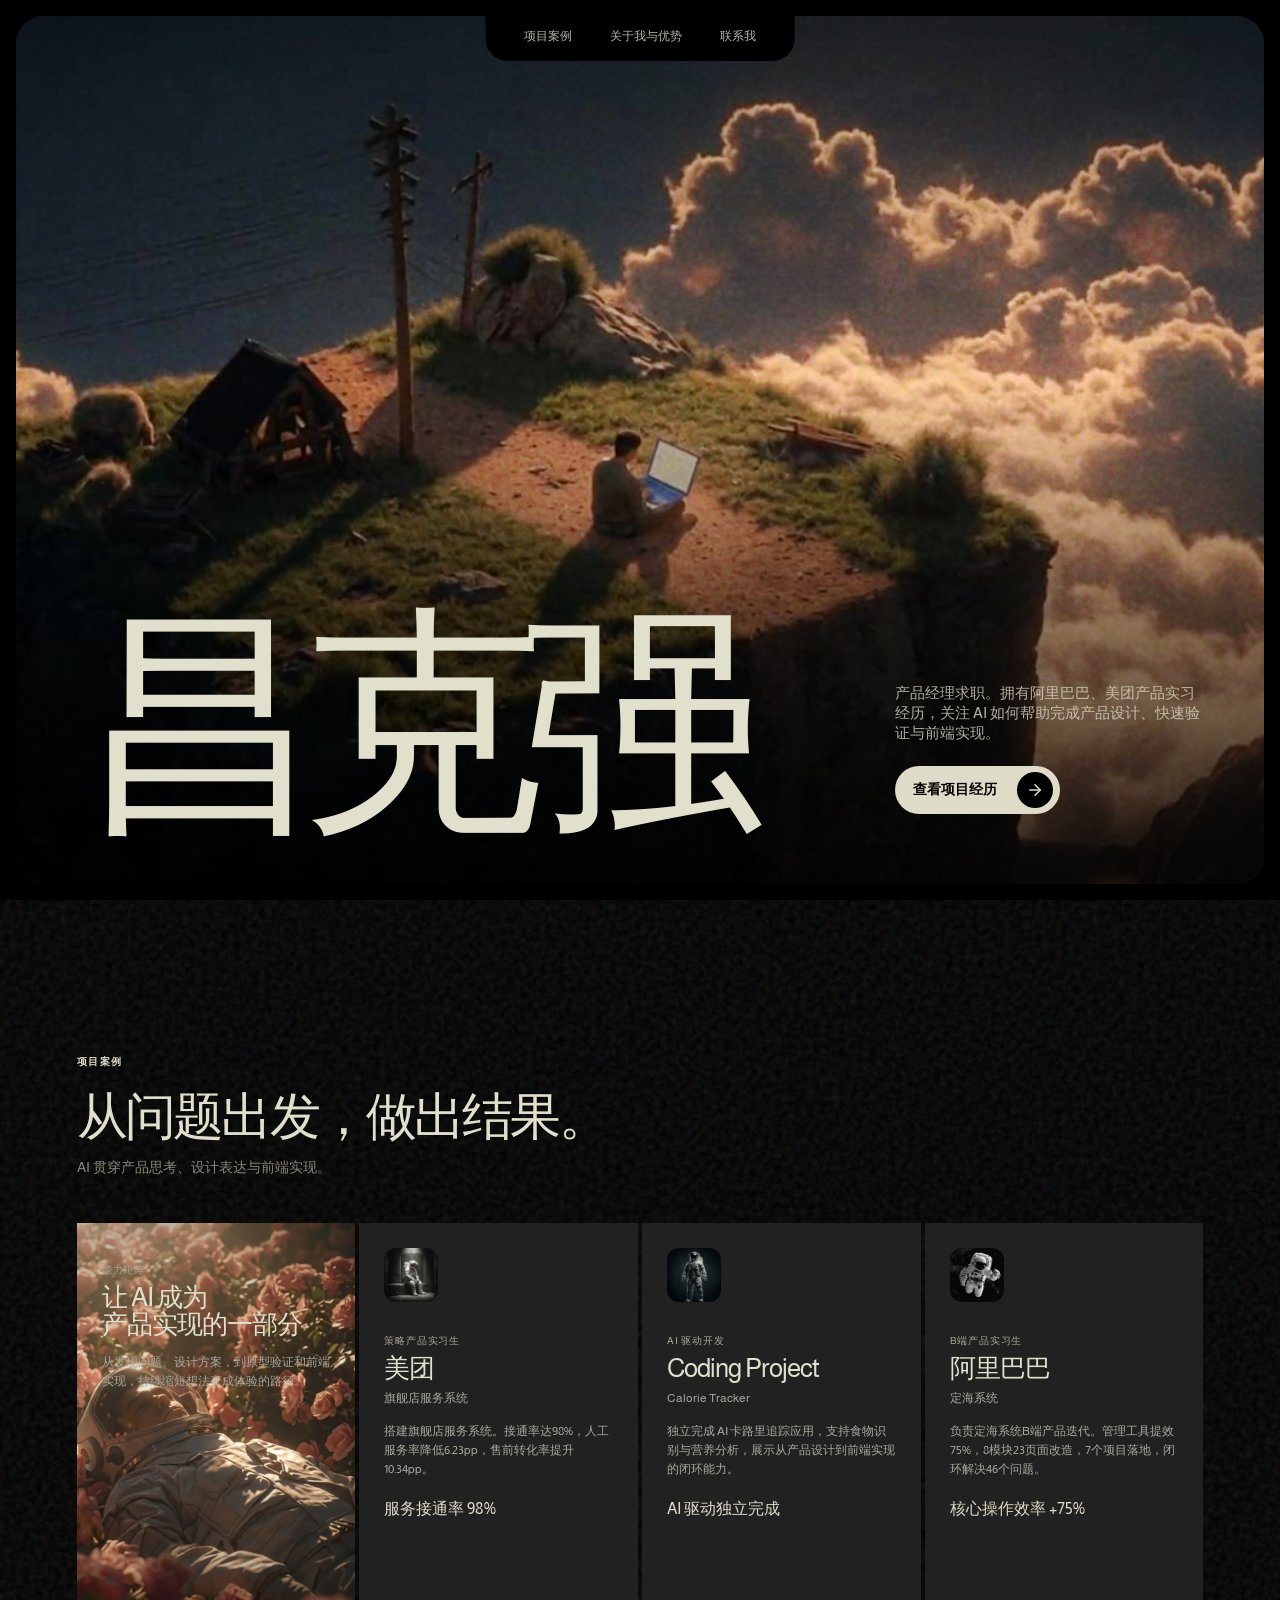
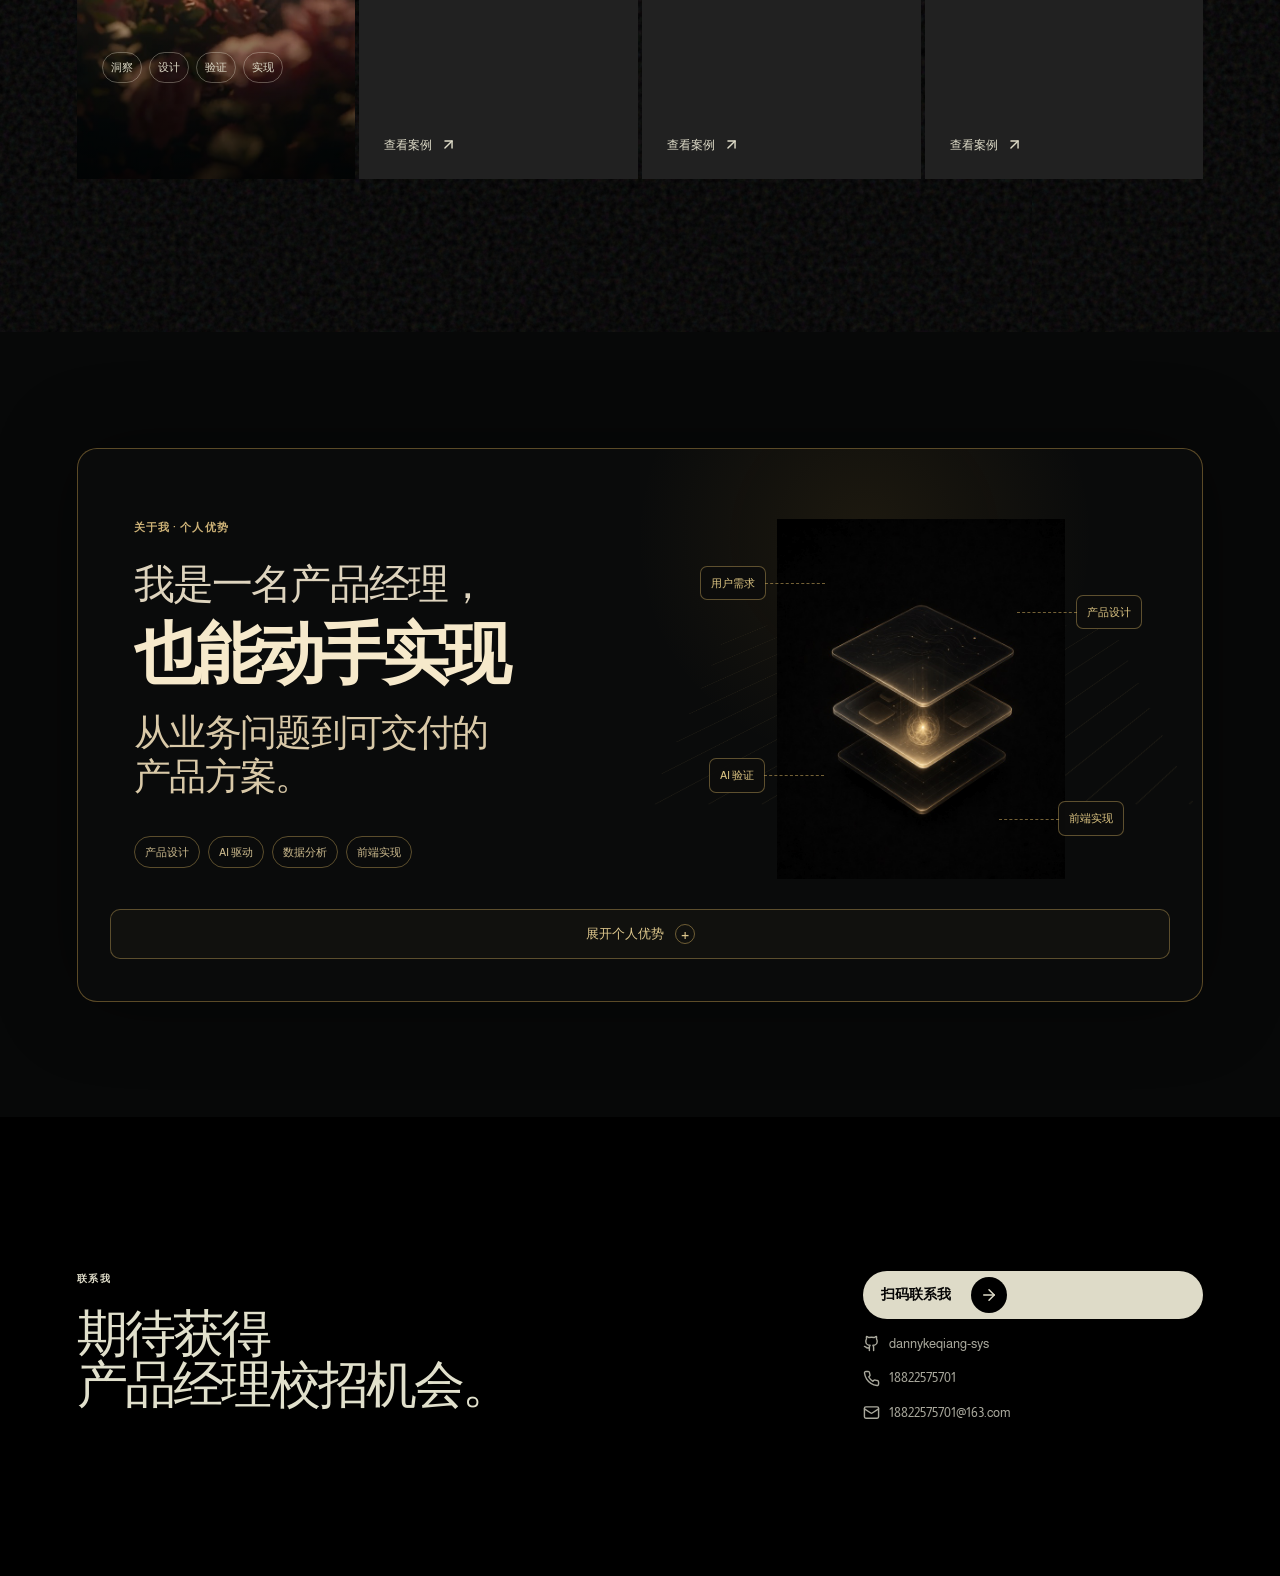
<file: index.html>
<!doctype html>
<html lang="zh-CN">
  <head>
    <meta charset="UTF-8" />
    <link rel="icon" type="image/svg+xml" href="./favicon.svg" />
    <meta name="viewport" content="width=device-width, initial-scale=1.0" />
    <link rel="preconnect" href="https://fonts.googleapis.com">
    <link rel="preconnect" href="https://fonts.gstatic.com" crossorigin>
    <link href="https://fonts.googleapis.com/css2?family=Kanit:wght@300;400;500;900&display=swap" rel="stylesheet">
    <title>昌克强 — 产品经理</title>
    <script type="module" crossorigin src="./assets/index-DnA3ZYzJ.js"></script>
    <link rel="modulepreload" crossorigin href="./assets/content-CO2ACN32.js">
    <link rel="stylesheet" crossorigin href="./assets/index-DOXGybxl.css">
  </head>
  <body>
    <div id="root"></div>
  </body>
</html>
</file>
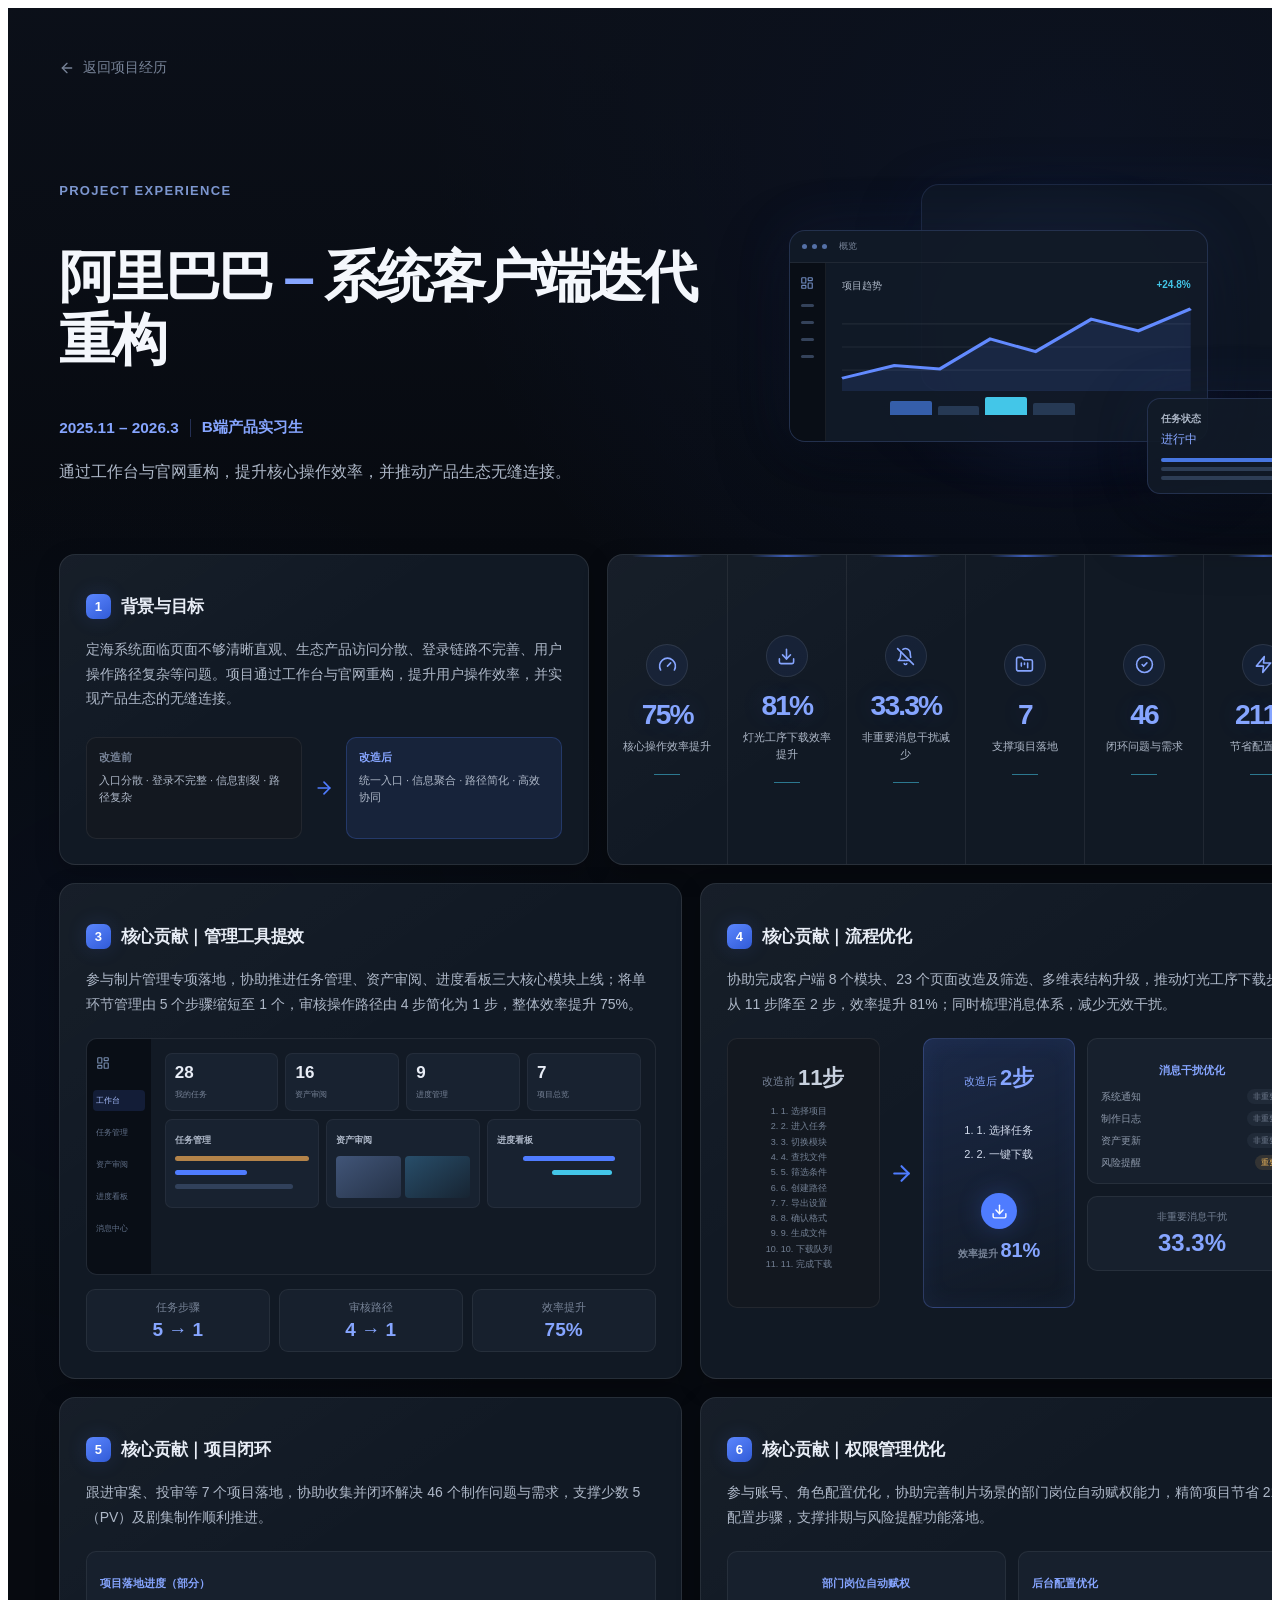
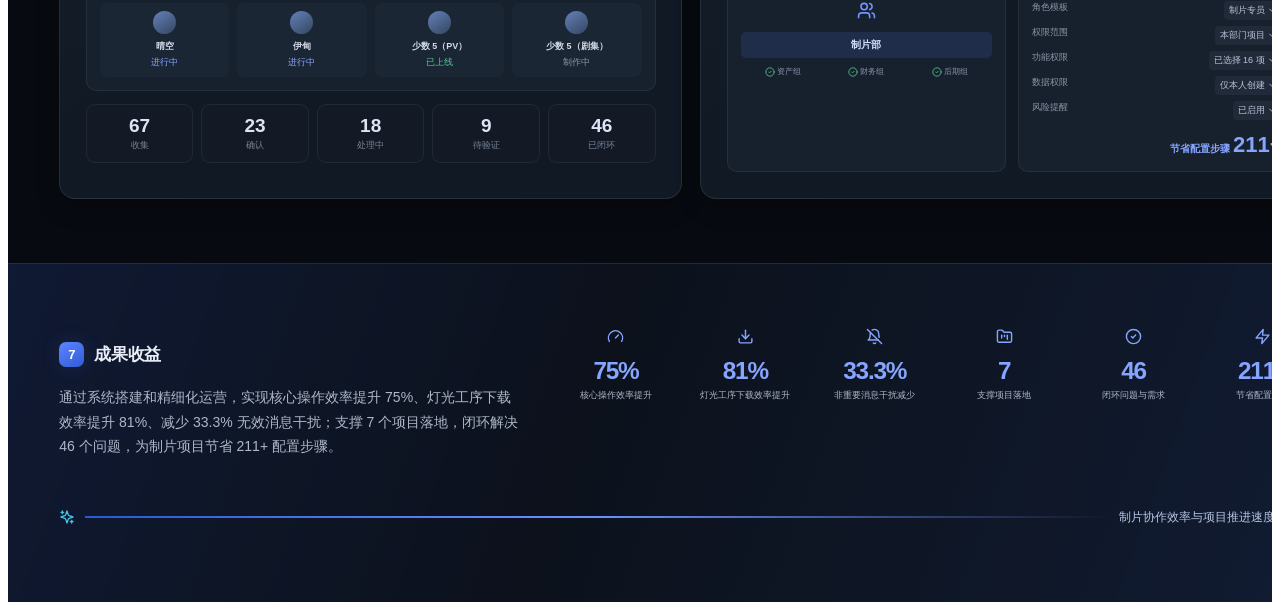
<file: alibaba.html>
<!doctype html>
<html lang="zh-CN">
  <head>
    <meta charset="UTF-8" />
    <meta name="viewport" content="width=device-width, initial-scale=1.0" />
    <meta name="description" content="阿里巴巴定海系统｜B端产品实习生项目详情" />
    <title>阿里巴巴｜定海系统</title>
    <script type="module" crossorigin src="./assets/alibaba-B1xq6kdo.js"></script>
    <link rel="modulepreload" crossorigin href="./assets/content-CO2ACN32.js">
    <link rel="stylesheet" crossorigin href="./assets/alibaba-CPoXaiYs.css">
  </head>
  <body>
    <div id="root"></div>
    <script src="./js/project-back.js"></script>
  </body>
</html>
</file>
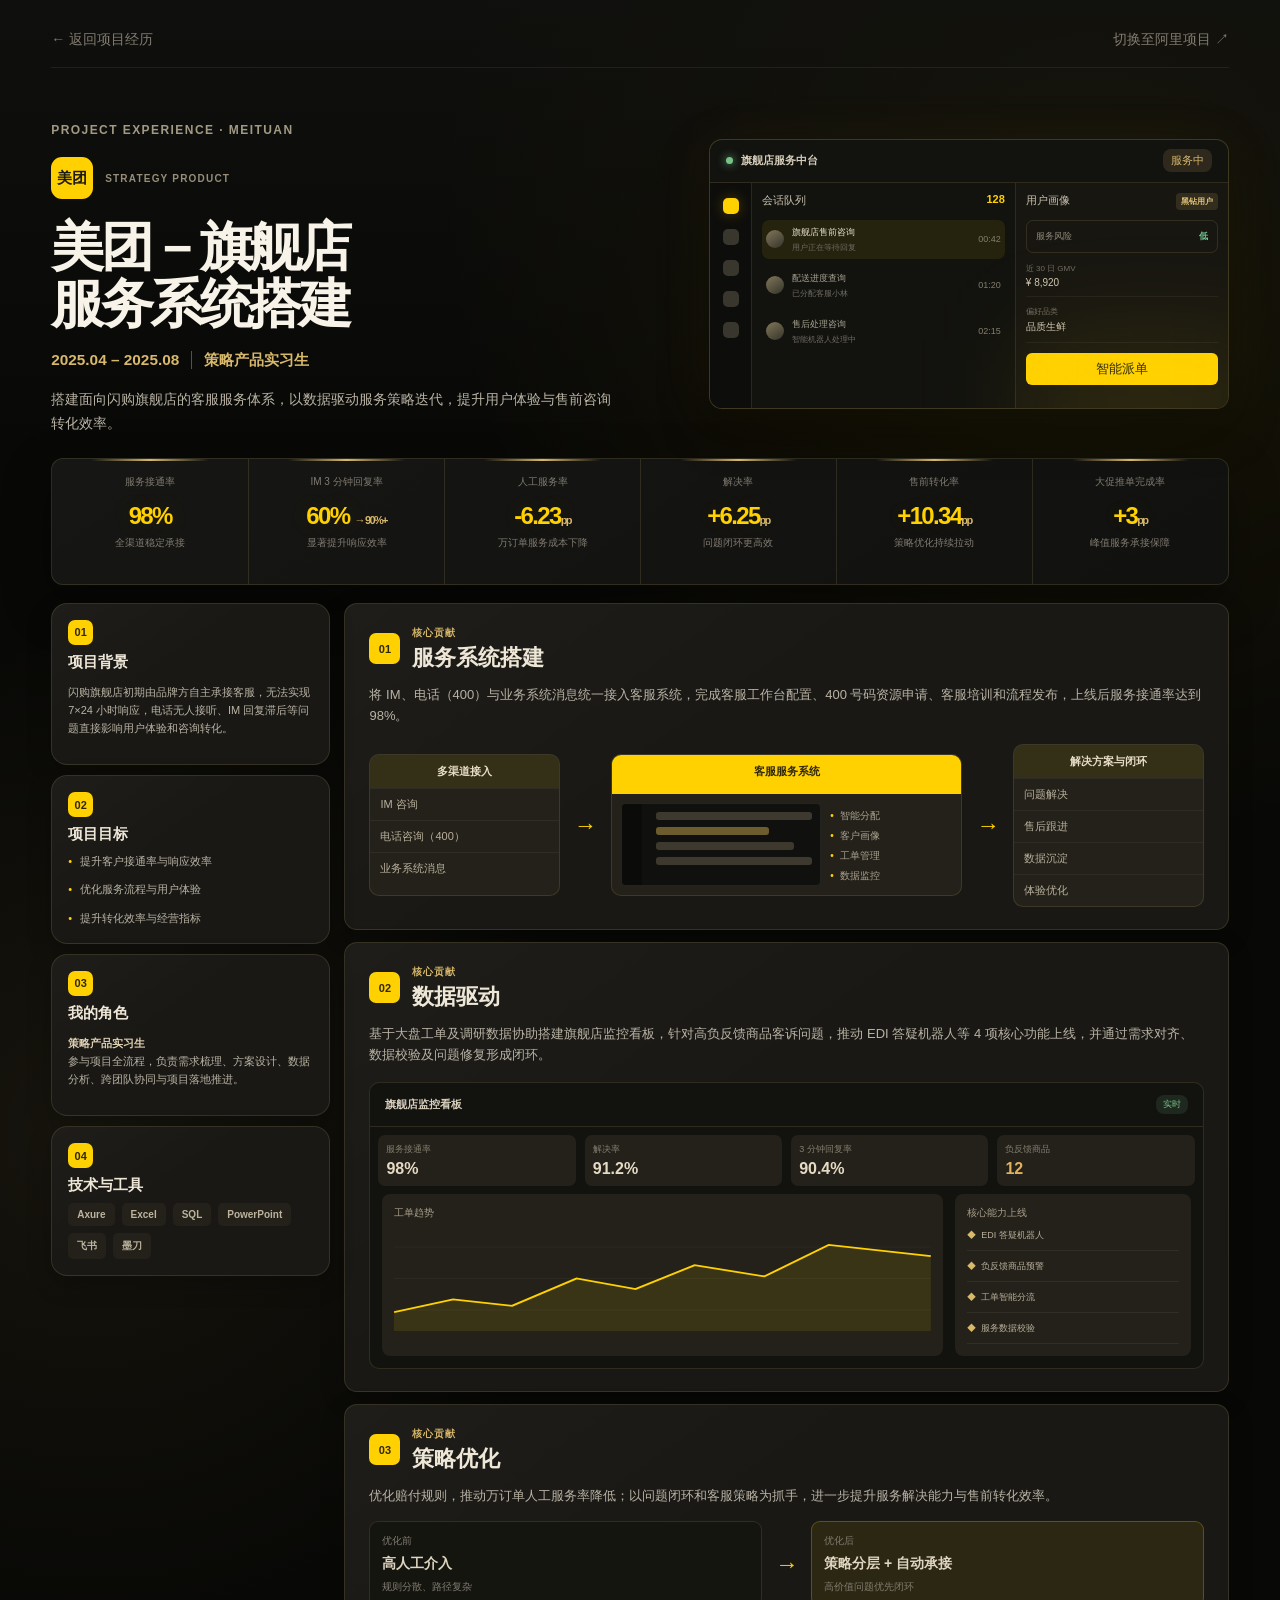
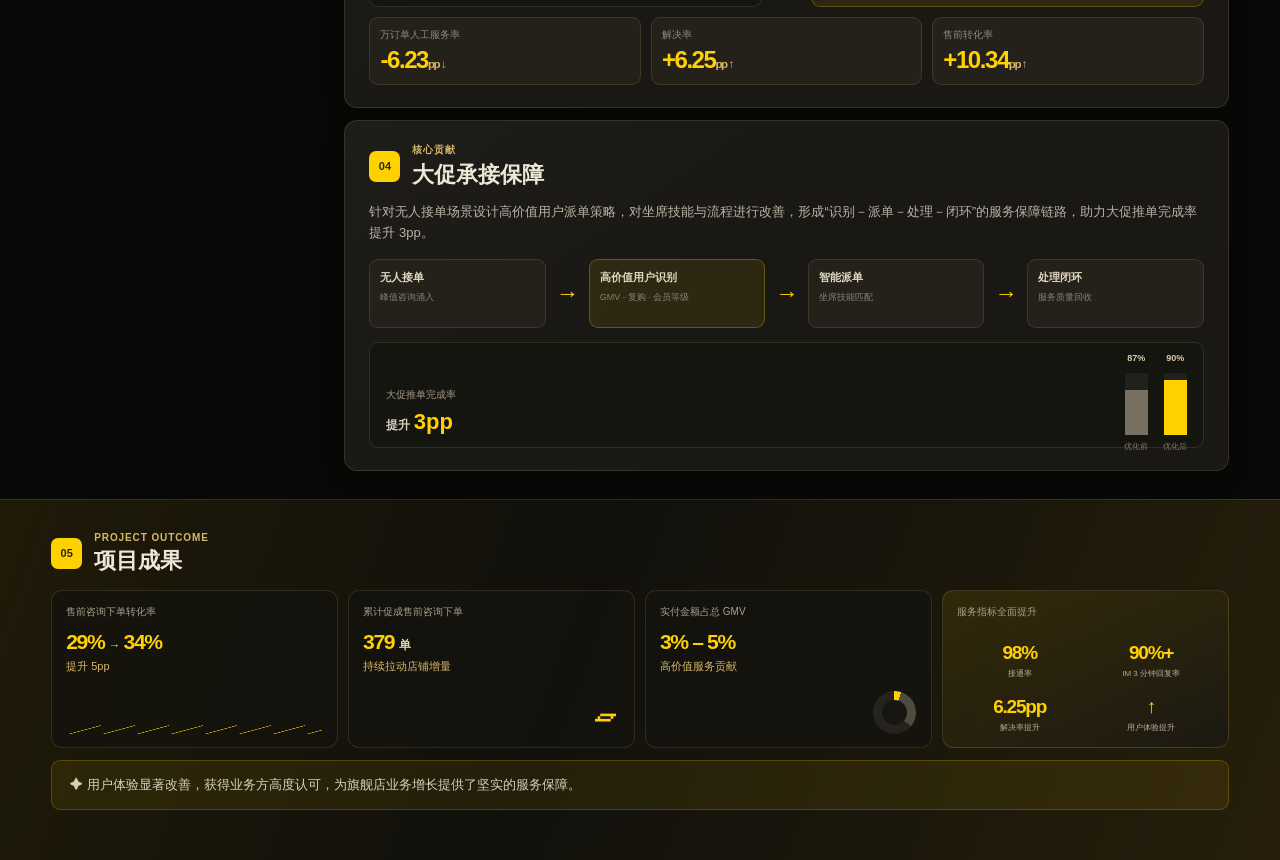
<file: meituan.html>
<!doctype html>
<html lang="zh-CN">
  <head>
    <meta charset="UTF-8" />
    <meta name="viewport" content="width=device-width, initial-scale=1.0" />
    <meta name="description" content="美团旗舰店服务系统搭建｜策略产品实习生项目详情" />
    <title>美团｜旗舰店服务系统搭建</title>
    <link rel="stylesheet" href="./css/meituan.css" />
    <link rel="stylesheet" href="./css/meituan-dense.css" />
  </head>
  <body>
    <main class="meituan-page">
      <section class="hero section">
        <div class="shell">
          <nav class="case-nav" aria-label="项目导航">
            <a href="./#projects" data-project-back>← 返回项目经历</a>
            <a href="./alibaba.html">切换至阿里项目 ↗</a>
          </nav>
          <div class="hero-grid reveal">
            <div class="hero-copy">
              <p class="eyebrow">PROJECT EXPERIENCE · MEITUAN</p>
              <div class="brand-line"><span class="mt-mark">美团</span><span>STRATEGY PRODUCT</span></div>
              <h1>美团－旗舰店<br />服务系统搭建</h1>
              <p class="role">2025.04 – 2025.08 <i></i> 策略产品实习生</p>
              <p class="summary">搭建面向闪购旗舰店的客服服务体系，以数据驱动服务策略迭代，提升用户体验与售前咨询转化效率。</p>
            </div>
            <div class="service-console" aria-label="深色客服服务中台示意">
              <div class="console-top"><span class="live-dot"></span><b>旗舰店服务中台</b><em>服务中</em></div>
              <div class="console-body">
                <aside><span class="active"></span><span></span><span></span><span></span><span></span></aside>
                <div class="conversation"><p>会话队列 <b>128</b></p><div class="chat-row selected"><i></i><span>旗舰店售前咨询<small>用户正在等待回复</small></span><em>00:42</em></div><div class="chat-row"><i></i><span>配送进度查询<small>已分配客服小林</small></span><em>01:20</em></div><div class="chat-row"><i></i><span>售后处理咨询<small>智能机器人处理中</small></span><em>02:15</em></div></div>
                <div class="customer-panel"><p>用户画像 <b>黑钻用户</b></p><div class="score"><span>服务风险</span><strong>低</strong></div><dl><div><dt>近 30 日 GMV</dt><dd>¥ 8,920</dd></div><div><dt>偏好品类</dt><dd>品质生鲜</dd></div></dl><button>智能派单</button></div>
              </div>
              <div class="console-glow"></div>
            </div>
          </div>
        </div>
      </section>

      <section class="section metrics-band"><div class="shell reveal"><div class="metric-grid"><article><span>服务接通率</span><b>98%</b><i>全渠道稳定承接</i></article><article><span>IM 3 分钟回复率</span><b>60% <em>→ 90%+</em></b><i>显著提升响应效率</i></article><article><span>人工服务率</span><b>-6.23<em>pp</em></b><i>万订单服务成本下降</i></article><article><span>解决率</span><b>+6.25<em>pp</em></b><i>问题闭环更高效</i></article><article><span>售前转化率</span><b>+10.34<em>pp</em></b><i>策略优化持续拉动</i></article><article><span>大促推单完成率</span><b>+3<em>pp</em></b><i>峰值服务承接保障</i></article></div></div></section>

      <section class="section"><div class="shell layout-grid reveal">
        <aside class="side-brief">
          <article><span class="brief-icon">01</span><h2>项目背景</h2><p>闪购旗舰店初期由品牌方自主承接客服，无法实现 7×24 小时响应，电话无人接听、IM 回复滞后等问题直接影响用户体验和咨询转化。</p></article>
          <article><span class="brief-icon">02</span><h2>项目目标</h2><ul><li>提升客户接通率与响应效率</li><li>优化服务流程与用户体验</li><li>提升转化效率与经营指标</li></ul></article>
          <article><span class="brief-icon">03</span><h2>我的角色</h2><p><b>策略产品实习生</b><br />参与项目全流程，负责需求梳理、方案设计、数据分析、跨团队协同与项目落地推进。</p></article>
          <article><span class="brief-icon">04</span><h2>技术与工具</h2><div class="tool-tags"><b>Axure</b><b>Excel</b><b>SQL</b><b>PowerPoint</b><b>飞书</b><b>墨刀</b></div></article>
        </aside>
        <div class="content-stack">
          <article class="gold-card architecture-card"><div class="card-heading"><span>01</span><div><p>核心贡献</p><h2>服务系统搭建</h2></div></div><p class="card-copy">将 IM、电话（400）与业务系统消息统一接入客服系统，完成客服工作台配置、400 号码资源申请、客服培训和流程发布，上线后服务接通率达到 98%。</p><div class="architecture"><div class="arch-node"><b>多渠道接入</b><span>IM 咨询</span><span>电话咨询（400）</span><span>业务系统消息</span></div><i>→</i><div class="arch-center"><b>客服服务系统</b><div class="mini-console"><aside></aside><div><em></em><em></em><em></em><em></em></div></div><ul><li>智能分配</li><li>客户画像</li><li>工单管理</li><li>数据监控</li></ul></div><i>→</i><div class="arch-node solution"><b>解决方案与闭环</b><span>问题解决</span><span>售后跟进</span><span>数据沉淀</span><span>体验优化</span></div></div></article>

          <article class="gold-card data-card"><div class="card-heading"><span>02</span><div><p>核心贡献</p><h2>数据驱动</h2></div></div><p class="card-copy">基于大盘工单及调研数据协助搭建旗舰店监控看板，针对高负反馈商品客诉问题，推动 EDI 答疑机器人等 4 项核心功能上线，并通过需求对齐、数据校验及问题修复形成闭环。</p><div class="dashboard"><div class="dashboard-nav"><b>旗舰店监控看板</b><span>实时</span></div><div class="dashboard-stat"><div><span>服务接通率</span><b>98%</b></div><div><span>解决率</span><b>91.2%</b></div><div><span>3 分钟回复率</span><b>90.4%</b></div><div><span>负反馈商品</span><b class="warn">12</b></div></div><div class="chart-layout"><div class="line-chart"><p>工单趋势</p><svg viewBox="0 0 500 150" preserveAspectRatio="none"><path class="gridline" d="M0 30H500M0 75H500M0 120H500"/><path class="area" d="M0 123L55 105L110 114L170 75L225 90L280 56L345 72L405 27L500 43V150H0Z"/><path class="line" d="M0 123L55 105L110 114L170 75L225 90L280 56L345 72L405 27L500 43"/></svg></div><div class="feature-list"><p>核心能力上线</p><span>EDI 答疑机器人</span><span>负反馈商品预警</span><span>工单智能分流</span><span>服务数据校验</span></div></div></div></article>

          <article class="gold-card strategy-card"><div class="card-heading"><span>03</span><div><p>核心贡献</p><h2>策略优化</h2></div></div><p class="card-copy">优化赔付规则，推动万订单人工服务率降低；以问题闭环和客服策略为抓手，进一步提升服务解决能力与售前转化效率。</p><div class="comparison"><div><span>优化前</span><b>高人工介入</b><i>规则分散、路径复杂</i></div><strong>→</strong><div class="after"><span>优化后</span><b>策略分层 + 自动承接</b><i>高价值问题优先闭环</i></div></div><div class="strategy-metrics"><article><span>万订单人工服务率</span><b>-6.23<em>pp ↓</em></b></article><article><span>解决率</span><b>+6.25<em>pp ↑</em></b></article><article><span>售前转化率</span><b>+10.34<em>pp ↑</em></b></article></div></article>

          <article class="gold-card promotion-card"><div class="card-heading"><span>04</span><div><p>核心贡献</p><h2>大促承接保障</h2></div></div><p class="card-copy">针对无人接单场景设计高价值用户派单策略，对坐席技能与流程进行改善，形成“识别－派单－处理－闭环”的服务保障链路，助力大促推单完成率提升 3pp。</p><div class="dispatch-flow"><div><b>无人接单</b><span>峰值咨询涌入</span></div><i>→</i><div class="highlight"><b>高价值用户识别</b><span>GMV · 复购 · 会员等级</span></div><i>→</i><div><b>智能派单</b><span>坐席技能匹配</span></div><i>→</i><div><b>处理闭环</b><span>服务质量回收</span></div></div><div class="promotion-chart"><div><p>大促推单完成率</p><b>提升 <em>3pp</em></b></div><div class="bars"><span><i style="height:72%"></i><b>87%</b><small>优化前</small></span><span><i style="height:88%"></i><b>90%</b><small>优化后</small></span></div></div></article>
        </div>
      </div></section>

      <section class="section results-section"><div class="shell reveal"><div class="results-heading"><span>05</span><div><p>PROJECT OUTCOME</p><h2>项目成果</h2></div></div><div class="results-grid"><article><span>售前咨询下单转化率</span><b>29% <i>→</i> 34%</b><em>提升 5pp</em><div class="trend"></div></article><article><span>累计促成售前咨询下单</span><b>379 <i>单</i></b><em>持续拉动店铺增量</em><div class="order-icon">▱</div></article><article><span>实付金额占总 GMV</span><b>3% – 5%</b><em>高价值服务贡献</em><div class="donut"></div></article><article class="service-result"><span>服务指标全面提升</span><div><b>98%<small>接通率</small></b><b>90%+<small>IM 3 分钟回复率</small></b><b>6.25pp<small>解决率提升</small></b><b>↑<small>用户体验提升</small></b></div></article></div><p class="result-note">✦ 用户体验显著改善，获得业务方高度认可，为旗舰店业务增长提供了坚实的服务保障。</p></div></section>
    </main>
    <script src="./js/project-back.js"></script>
    <script src="./js/meituan.js"></script>
  </body>
</html>
</file>
<file: assets/index-DOXGybxl.css>
@import "https://fonts.googleapis.com/css2?family=Kanit:wght@300;400;500;700;800;900&display=swap";@import "https://fonts.googleapis.com/css2?family=Almarai:wght@300;400;700;800&family=Instrument+Serif:ital@0;1&display=swap";*,:before,:after,::backdrop{--tw-border-spacing-x:0;--tw-border-spacing-y:0;--tw-translate-x:0;--tw-translate-y:0;--tw-rotate:0;--tw-skew-x:0;--tw-skew-y:0;--tw-scale-x:1;--tw-scale-y:1;--tw-pan-x: ;--tw-pan-y: ;--tw-pinch-zoom: ;--tw-scroll-snap-strictness:proximity;--tw-gradient-from-position: ;--tw-gradient-via-position: ;--tw-gradient-to-position: ;--tw-ordinal: ;--tw-slashed-zero: ;--tw-numeric-figure: ;--tw-numeric-spacing: ;--tw-numeric-fraction: ;--tw-ring-inset: ;--tw-ring-offset-width:0px;--tw-ring-offset-color:#fff;--tw-ring-color:#3b82f680;--tw-ring-offset-shadow:0 0 #0000;--tw-ring-shadow:0 0 #0000;--tw-shadow:0 0 #0000;--tw-shadow-colored:0 0 #0000;--tw-blur: ;--tw-brightness: ;--tw-contrast: ;--tw-grayscale: ;--tw-hue-rotate: ;--tw-invert: ;--tw-saturate: ;--tw-sepia: ;--tw-drop-shadow: ;--tw-backdrop-blur: ;--tw-backdrop-brightness: ;--tw-backdrop-contrast: ;--tw-backdrop-grayscale: ;--tw-backdrop-hue-rotate: ;--tw-backdrop-invert: ;--tw-backdrop-opacity: ;--tw-backdrop-saturate: ;--tw-backdrop-sepia: ;--tw-contain-size: ;--tw-contain-layout: ;--tw-contain-paint: ;--tw-contain-style: }*,:before,:after{box-sizing:border-box;border:0 solid #e5e7eb}:before,:after{--tw-content:""}html,:host{-webkit-text-size-adjust:100%;tab-size:4;font-feature-settings:normal;font-variation-settings:normal;-webkit-tap-highlight-color:transparent;font-family:ui-sans-serif,system-ui,sans-serif,Apple Color Emoji,Segoe UI Emoji,Segoe UI Symbol,Noto Color Emoji;line-height:1.5}body{line-height:inherit;margin:0}hr{height:0;color:inherit;border-top-width:1px}abbr:where([title]){-webkit-text-decoration:underline dotted;text-decoration:underline dotted}h1,h2,h3,h4,h5,h6{font-size:inherit;font-weight:inherit}a{color:inherit;-webkit-text-decoration:inherit;text-decoration:inherit}b,strong{font-weight:bolder}code,kbd,samp,pre{font-feature-settings:normal;font-variation-settings:normal;font-family:ui-monospace,SFMono-Regular,Menlo,Monaco,Consolas,Liberation Mono,Courier New,monospace;font-size:1em}small{font-size:80%}sub,sup{vertical-align:baseline;font-size:75%;line-height:0;position:relative}sub{bottom:-.25em}sup{top:-.5em}table{text-indent:0;border-color:inherit;border-collapse:collapse}button,input,optgroup,select,textarea{font-feature-settings:inherit;font-variation-settings:inherit;font-family:inherit;font-size:100%;font-weight:inherit;line-height:inherit;letter-spacing:inherit;color:inherit;margin:0;padding:0}button,select{text-transform:none}button,input:where([type=button]),input:where([type=reset]),input:where([type=submit]){-webkit-appearance:button;background-color:#0000;background-image:none}:-moz-focusring{outline:auto}:-moz-ui-invalid{box-shadow:none}progress{vertical-align:baseline}::-webkit-inner-spin-button{height:auto}::-webkit-outer-spin-button{height:auto}[type=search]{-webkit-appearance:textfield;outline-offset:-2px}::-webkit-search-decoration{-webkit-appearance:none}::-webkit-file-upload-button{-webkit-appearance:button;font:inherit}summary{display:list-item}blockquote,dl,dd,h1,h2,h3,h4,h5,h6,hr,figure,p,pre{margin:0}fieldset{margin:0;padding:0}legend{padding:0}ol,ul,menu{margin:0;padding:0;list-style:none}dialog{padding:0}textarea{resize:vertical}input::-moz-placeholder{opacity:1;color:#9ca3af}textarea::-moz-placeholder{opacity:1;color:#9ca3af}input::placeholder,textarea::placeholder{opacity:1;color:#9ca3af}button,[role=button]{cursor:pointer}:disabled{cursor:default}img,svg,video,canvas,audio,iframe,embed,object{vertical-align:middle;display:block}img,video{max-width:100%;height:auto}[hidden]:where(:not([hidden=until-found])){display:none}.fixed{position:fixed}.absolute{position:absolute}.relative{position:relative}.inset-0{inset:0}.bottom-\[8\%\]{bottom:8%}.left-\[1\%\]{left:1%}.left-\[3\%\]{left:3%}.right-4{right:1rem}.right-\[1\%\]{right:1%}.right-\[3\%\]{right:3%}.top-4{top:1rem}.top-\[4\%\]{top:4%}.z-10{z-index:10}.z-50{z-index:50}.col-span-2{grid-column:span 2/span 2}.col-span-3{grid-column:span 3/span 3}.mx-auto{margin-left:auto;margin-right:auto}.-mt-10{margin-top:-2.5rem}.mb-12{margin-bottom:3rem}.mb-3{margin-bottom:.75rem}.mb-4{margin-bottom:1rem}.mt-0{margin-top:0}.mt-10{margin-top:2.5rem}.mt-16{margin-top:4rem}.mt-3{margin-top:.75rem}.mt-6{margin-top:1.5rem}.mt-8{margin-top:2rem}.mt-auto{margin-top:auto}.block{display:block}.inline-block{display:inline-block}.flex{display:flex}.inline-flex{display:inline-flex}.grid{display:grid}.hidden{display:none}.h-4{height:1rem}.h-5{height:1.25rem}.h-6{height:1.5rem}.h-\[110px\]{height:110px}.h-\[120px\]{height:120px}.h-\[176px\]{height:176px}.h-auto{height:auto}.h-full{height:100%}.h-px{height:1px}.max-h-\[85vh\]{max-height:85vh}.min-h-0{min-height:0}.min-h-\[100dvh\]{min-height:100dvh}.min-h-\[120px\]{min-height:120px}.min-h-\[44px\]{min-height:44px}.min-h-screen{min-height:100vh}.w-24{width:6rem}.w-4{width:1rem}.w-5{width:1.25rem}.w-6{width:1.5rem}.w-\[100px\]{width:100px}.w-\[160px\]{width:160px}.w-\[60px\]{width:60px}.w-\[70px\]{width:70px}.w-\[75px\]{width:75px}.w-\[90vw\]{width:90vw}.w-full{width:100%}.min-w-0{min-width:0}.max-w-2xl{max-width:42rem}.max-w-5xl{max-width:64rem}.max-w-\[1400px\]{max-width:1400px}.max-w-\[140px\]{max-width:140px}.max-w-\[420px\]{max-width:420px}.max-w-\[520px\]{max-width:520px}.flex-1{flex:1}.flex-shrink-0,.shrink-0{flex-shrink:0}.transform{transform:translate(var(--tw-translate-x), var(--tw-translate-y)) rotate(var(--tw-rotate)) skewX(var(--tw-skew-x)) skewY(var(--tw-skew-y)) scaleX(var(--tw-scale-x)) scaleY(var(--tw-scale-y))}.cursor-pointer{cursor:pointer}.grid-cols-1{grid-template-columns:repeat(1,minmax(0,1fr))}.flex-row{flex-direction:row}.flex-col{flex-direction:column}.flex-wrap{flex-wrap:wrap}.items-start{align-items:flex-start}.items-end{align-items:flex-end}.items-center{align-items:center}.justify-start{justify-content:flex-start}.justify-end{justify-content:flex-end}.justify-center{justify-content:center}.justify-between{justify-content:space-between}.gap-2{gap:.5rem}.gap-3{gap:.75rem}.gap-4{gap:1rem}.gap-x-4{-moz-column-gap:1rem;column-gap:1rem}.gap-y-2{row-gap:.5rem}.overflow-hidden{overflow:hidden}.overflow-y-auto{overflow-y:auto}.overflow-x-clip{overflow-x:clip}.whitespace-nowrap{white-space:nowrap}.break-words{overflow-wrap:break-word}.rounded{border-radius:.25rem}.rounded-2xl{border-radius:1rem}.rounded-\[20px\]{border-radius:20px}.rounded-\[24px\]{border-radius:24px}.rounded-full{border-radius:9999px}.rounded-lg{border-radius:.5rem}.rounded-t-\[24px\]{border-top-left-radius:24px;border-top-right-radius:24px}.border{border-width:1px}.border-2{border-width:2px}.border-b{border-bottom-width:1px}.border-\[\#D7E2EA\]{--tw-border-opacity:1;border-color:rgb(215 226 234/var(--tw-border-opacity,1))}.border-\[\#D7E2EA\]\/15{border-color:#d7e2ea26}.border-\[rgba\(12\,12\,12\,0\.15\)\]{border-color:#0c0c0c26}.bg-\[\#0C0C0C\]{--tw-bg-opacity:1;background-color:rgb(12 12 12/var(--tw-bg-opacity,1))}.bg-\[\#D7E2EA\]\/20{background-color:#d7e2ea33}.bg-black\/50{background-color:#00000080}.bg-white{--tw-bg-opacity:1;background-color:rgb(255 255 255/var(--tw-bg-opacity,1))}.object-cover{-o-object-fit:cover;object-fit:cover}.p-4{padding:1rem}.p-5{padding:1.25rem}.px-1{padding-left:.25rem;padding-right:.25rem}.px-2{padding-left:.5rem;padding-right:.5rem}.px-4{padding-left:1rem;padding-right:1rem}.px-5{padding-left:1.25rem;padding-right:1.25rem}.px-6{padding-left:1.5rem;padding-right:1.5rem}.py-12{padding-top:3rem;padding-bottom:3rem}.py-16{padding-top:4rem;padding-bottom:4rem}.py-2\.5{padding-top:.625rem;padding-bottom:.625rem}.py-3{padding-top:.75rem;padding-bottom:.75rem}.py-6{padding-top:1.5rem;padding-bottom:1.5rem}.py-8{padding-top:2rem;padding-bottom:2rem}.pb-10{padding-bottom:2.5rem}.pb-6{padding-bottom:1.5rem}.pt-24{padding-top:6rem}.pt-3{padding-top:.75rem}.pt-4{padding-top:1rem}.text-center{text-align:center}.text-2xl{font-size:1.5rem;line-height:2rem}.text-\[9vw\]{font-size:9vw}.text-base{font-size:1rem;line-height:1.5rem}.text-lg{font-size:1.125rem;line-height:1.75rem}.text-sm{font-size:.875rem;line-height:1.25rem}.text-xl{font-size:1.25rem;line-height:1.75rem}.text-xs{font-size:.75rem;line-height:1rem}.font-black{font-weight:900}.font-bold{font-weight:700}.font-light{font-weight:300}.font-medium{font-weight:500}.leading-none{line-height:1}.leading-relaxed{line-height:1.625}.leading-snug{line-height:1.375}.leading-tight{line-height:1.25}.tracking-tight{letter-spacing:-.025em}.text-\[\#0C0C0C\]{--tw-text-opacity:1;color:rgb(12 12 12/var(--tw-text-opacity,1))}.text-\[\#D7E2EA\]{--tw-text-opacity:1;color:rgb(215 226 234/var(--tw-text-opacity,1))}.text-\[\#D7E2EA\]\/30{color:#d7e2ea4d}.text-\[\#D7E2EA\]\/60{color:#d7e2ea99}.text-\[\#E1E0CC\]{--tw-text-opacity:1;color:rgb(225 224 204/var(--tw-text-opacity,1))}.text-white{--tw-text-opacity:1;color:rgb(255 255 255/var(--tw-text-opacity,1))}.text-white\/80{color:#fffc}.opacity-60{opacity:.6}.outline{outline-style:solid}.backdrop-blur-sm{--tw-backdrop-blur:blur(4px);-webkit-backdrop-filter:var(--tw-backdrop-blur) var(--tw-backdrop-brightness) var(--tw-backdrop-contrast) var(--tw-backdrop-grayscale) var(--tw-backdrop-hue-rotate) var(--tw-backdrop-invert) var(--tw-backdrop-opacity) var(--tw-backdrop-saturate) var(--tw-backdrop-sepia);backdrop-filter:var(--tw-backdrop-blur) var(--tw-backdrop-brightness) var(--tw-backdrop-contrast) var(--tw-backdrop-grayscale) var(--tw-backdrop-hue-rotate) var(--tw-backdrop-invert) var(--tw-backdrop-opacity) var(--tw-backdrop-saturate) var(--tw-backdrop-sepia)}.transition{transition-property:color,background-color,border-color,text-decoration-color,fill,stroke,opacity,box-shadow,transform,filter,-webkit-backdrop-filter,backdrop-filter;transition-duration:.15s;transition-timing-function:cubic-bezier(.4,0,.2,1)}.transition-opacity{transition-property:opacity;transition-duration:.15s;transition-timing-function:cubic-bezier(.4,0,.2,1)}.transition-transform{transition-property:transform;transition-duration:.15s;transition-timing-function:cubic-bezier(.4,0,.2,1)}.duration-200{transition-duration:.2s}.ease-in-out{transition-timing-function:cubic-bezier(.4,0,.2,1)}.ease-out{transition-timing-function:cubic-bezier(0,0,.2,1)}*{box-sizing:border-box;margin:0;padding:0}html,body,#root{background:#0c0c0c;overflow-x:clip}body{font-family:Kanit,PingFang SC,Microsoft YaHei,sans-serif}.hero-heading{background:linear-gradient(#646973 0%,#bbccd7 100%);-webkit-text-fill-color:transparent;-webkit-background-clip:text;background-clip:text}.hero-keyword-art{z-index:0;opacity:.46;pointer-events:none;position:absolute;bottom:8%;left:0;right:0;overflow:hidden}.hero-keyword-art img{-o-object-fit:cover;object-fit:cover;-o-object-position:center;object-position:center;width:112%;max-width:none;min-height:300px}.home-upgrade{background:#0c0c0c;overflow:hidden}.home-projects,.about-unified,.home-contact{padding:clamp(72px,10vw,150px) clamp(20px,7vw,110px)}.section-intro>p,.home-contact>div>p{color:#93a2b3;letter-spacing:.14em;margin:0 0 16px;font-size:12px;font-weight:700}.section-intro h2,.home-contact h2{color:#d7e2ea;letter-spacing:-.08em;margin:0;font-size:clamp(42px,6.7vw,104px);font-weight:800;line-height:.9}.home-project-grid{grid-template-columns:repeat(3,minmax(0,1fr));gap:14px;margin-top:60px;display:grid}.project-card{background:#12161b;border:1px solid #d7e2ea3d;border-radius:22px;flex-direction:column;min-height:535px;padding:24px;display:flex}.project-card-head{color:#9caab7;justify-content:space-between;gap:12px;font-size:12px;display:flex}.project-card-head span{color:#d7e2ea;font-size:24px;font-weight:800}.project-card-head p{text-align:right;margin:6px 0 0}.project-card h3{color:#f1f4f7;margin:35px 0 10px;font-size:clamp(23px,2.5vw,36px);line-height:1.15}.project-copy{color:#b8c2cc;margin:0;font-size:13px;line-height:1.72}.mini-product-preview{background:#0a0e13;border:1px solid #d7e2ea1f;border-radius:11px;grid-template-columns:34px 1fr;min-height:145px;margin-top:25px;display:grid;overflow:hidden}.mini-product-preview aside{border-right:1px solid #d7e2ea1a;align-content:start;justify-items:center;gap:12px;padding-top:15px;display:grid}.mini-product-preview aside i{background:#314153;border-radius:3px;width:11px;height:11px}.mini-product-preview>div{padding:12px}.mini-product-preview p{color:#cad3dc;justify-content:space-between;margin:0;font-size:10px;display:flex}.mini-product-preview p span{color:#8fafdd}.mini-product-preview section{grid-template-columns:repeat(3,1fr);gap:6px;margin:13px 0;display:grid}.mini-product-preview section b{color:#e0e7ee;background:#161f29;border-radius:5px;padding:8px;font-size:13px}.preview-bars,.preview-rows{gap:6px;display:grid}.preview-bars i,.preview-rows i{background:#2b3b4e;border-radius:4px;height:7px;display:block}.preview-bars i:first-child{background:#486da2;width:88%}.preview-bars i:nth-child(2){width:62%}.preview-bars i:nth-child(3){width:76%}.meituan-preview p span{color:#78c49b}.preview-rows i{height:13px}.coding-preview{-o-object-fit:cover;object-fit:cover;-o-object-position:top;object-position:top;border-radius:11px;width:100%;height:145px;margin-top:25px}.project-card-footer{gap:16px;margin-top:auto;padding-top:22px;display:grid}.project-card-footer>div{flex-wrap:wrap;gap:6px;display:flex}.project-card-footer b{color:#d9e2ea;border:1px solid #d7e2ea33;border-radius:5px;padding:5px 8px;font-size:11px;font-weight:500}.project-action{color:#e5edf4;align-items:center;gap:8px;width:max-content;font-size:13px;font-weight:700;display:inline-flex}.project-action:hover{color:#91b8e5}.about-unified{background:#101216;border-top:1px solid #d7e2ea21;grid-template-columns:.8fr 1.2fr;gap:clamp(35px,8vw,120px);display:grid}.about-summary>p{color:#c5cdd5;max-width:680px;margin:5px 0 32px;font-size:clamp(16px,1.5vw,20px);line-height:1.85}.keyword-list{flex-wrap:wrap;gap:8px;display:flex}.keyword-list span{color:#d7e2ea;background:#1e2731;border-radius:999px;padding:7px 11px;font-size:13px}.strength-grid{border-top:1px solid #d7e2ea33;border-left:1px solid #d7e2ea33;grid-column:1/-1;grid-template-columns:repeat(5,1fr);margin-top:30px;display:grid}.strength-grid article{border-bottom:1px solid #d7e2ea33;border-right:1px solid #d7e2ea33;min-height:210px;padding:20px}.strength-grid span{color:#a6c2e0;font-size:12px}.strength-grid h3{color:#edf2f7;margin:38px 0 7px;font-size:18px}.strength-grid p{color:#9ca8b3;margin:0;font-size:12px;line-height:1.65}.home-contact{background:#0c0c0c;justify-content:space-between;gap:45px;display:flex}.contact-links{align-content:center;gap:15px;min-width:300px;display:grid}.contact-links>a:not(.contact-primary){color:#b5c0ca;align-items:center;gap:9px;font-size:14px;display:flex}.contact-primary{color:#fff;border:1px solid #d7e2ea;border-radius:999px;align-items:center;gap:10px;width:max-content;margin-bottom:8px;padding:12px 16px;font-size:14px;font-weight:700;display:inline-flex}.contact-primary:hover{color:#0c0c0c;background:#d7e2ea}.qr-line{color:#b5c0ca;align-items:center;gap:10px;font-size:12px;display:flex}.qr-line img{-o-object-fit:cover;object-fit:cover;border-radius:5px;width:54px;height:54px}@media (width<=900px){.home-project-grid{grid-template-columns:1fr}.project-card{min-height:425px}.about-unified{grid-template-columns:1fr}.strength-grid{grid-template-columns:repeat(2,1fr)}.home-contact{display:grid}.hero-keyword-art{opacity:.32;bottom:16%}.hero-keyword-art img{width:145%;margin-left:-22%}}@media (width<=540px){.home-projects,.about-unified,.home-contact{padding:76px 20px}.project-card{border-radius:18px;min-height:400px;padding:20px}.strength-grid{grid-template-columns:1fr}.strength-grid article{min-height:0}.section-intro h2,.home-contact h2{font-size:51px}.hero-keyword-art img{width:190%;min-height:220px;margin-left:-45%}}.hover\:bg-\[\#D7E2EA\]\/10:hover{background-color:#d7e2ea1a}.hover\:opacity-70:hover{opacity:.7}.focus-visible\:outline-none:focus-visible{outline-offset:2px;outline:2px solid #0000}.focus-visible\:ring-2:focus-visible{--tw-ring-offset-shadow:var(--tw-ring-inset) 0 0 0 var(--tw-ring-offset-width) var(--tw-ring-offset-color);--tw-ring-shadow:var(--tw-ring-inset) 0 0 0 calc(2px + var(--tw-ring-offset-width)) var(--tw-ring-color);box-shadow:var(--tw-ring-offset-shadow), var(--tw-ring-shadow), var(--tw-shadow,0 0 #0000)}.focus-visible\:ring-white\/50:focus-visible{--tw-ring-color:#ffffff80}.active\:scale-\[0\.98\]:active{--tw-scale-x:.98;--tw-scale-y:.98;transform:translate(var(--tw-translate-x), var(--tw-translate-y)) rotate(var(--tw-rotate)) skewX(var(--tw-skew-x)) skewY(var(--tw-skew-y)) scaleX(var(--tw-scale-x)) scaleY(var(--tw-scale-y))}@media (width>=640px){.sm\:sticky{position:sticky}.sm\:left-\[2\%\]{left:2%}.sm\:left-\[6\%\]{left:6%}.sm\:right-\[2\%\]{right:2%}.sm\:right-\[6\%\]{right:6%}.sm\:top-\[calc\(6rem_\+_var\(--offset\)\)\]{top:calc(6rem + var(--offset))}.sm\:-mt-12{margin-top:-3rem}.sm\:mb-20{margin-bottom:5rem}.sm\:mb-6{margin-bottom:1.5rem}.sm\:mt-14{margin-top:3.5rem}.sm\:mt-20{margin-top:5rem}.sm\:mt-8{margin-top:2rem}.sm\:h-\[130px\]{height:130px}.sm\:h-\[150px\]{height:150px}.sm\:h-\[198px\]{height:198px}.sm\:h-\[85vh\]{height:85vh}.sm\:min-h-0{min-height:0}.sm\:w-\[100px\]{width:100px}.sm\:w-\[120px\]{width:120px}.sm\:w-\[130px\]{width:130px}.sm\:w-\[180px\]{width:180px}.sm\:max-w-\[220px\]{max-width:220px}.sm\:max-w-\[560px\]{max-width:560px}.sm\:flex-none{flex:none}.sm\:grid-cols-5{grid-template-columns:repeat(5,minmax(0,1fr))}.sm\:flex-row{flex-direction:row}.sm\:flex-col{flex-direction:column}.sm\:gap-4{gap:1rem}.sm\:gap-6{gap:1.5rem}.sm\:gap-8{gap:2rem}.sm\:gap-x-6{-moz-column-gap:1.5rem;column-gap:1.5rem}.sm\:gap-y-3{row-gap:.75rem}.sm\:rounded-\[40px\]{border-radius:40px}.sm\:rounded-xl{border-radius:.75rem}.sm\:rounded-t-\[40px\]{border-top-left-radius:40px;border-top-right-radius:40px}.sm\:p-6{padding:1.5rem}.sm\:p-8{padding:2rem}.sm\:px-10{padding-left:2.5rem;padding-right:2.5rem}.sm\:px-8{padding-left:2rem;padding-right:2rem}.sm\:py-10{padding-top:2.5rem;padding-bottom:2.5rem}.sm\:py-12{padding-top:3rem;padding-bottom:3rem}.sm\:py-16{padding-top:4rem;padding-bottom:4rem}.sm\:py-20{padding-top:5rem;padding-bottom:5rem}.sm\:py-24{padding-top:6rem;padding-bottom:6rem}.sm\:py-3{padding-top:.75rem;padding-bottom:.75rem}.sm\:py-3\.5{padding-top:.875rem;padding-bottom:.875rem}.sm\:pb-8{padding-bottom:2rem}.sm\:pt-32{padding-top:8rem}.sm\:pt-6{padding-top:1.5rem}.sm\:text-2xl{font-size:1.5rem;line-height:2rem}.sm\:text-3xl{font-size:1.875rem;line-height:2.25rem}.sm\:text-\[10vw\]{font-size:10vw}.sm\:text-base{font-size:1rem;line-height:1.5rem}.sm\:text-lg{font-size:1.125rem;line-height:1.75rem}.sm\:text-sm{font-size:.875rem;line-height:1.25rem}.sm\:text-xl{font-size:1.25rem;line-height:1.75rem}}@media (width>=768px){.md\:left-\[10\%\]{left:10%}.md\:left-\[4\%\]{left:4%}.md\:right-\[10\%\]{right:10%}.md\:right-\[4\%\]{right:4%}.md\:top-\[calc\(8rem_\+_var\(--offset\)\)\]{top:calc(8rem + var(--offset))}.md\:-mt-14{margin-top:-3.5rem}.md\:mb-28{margin-bottom:7rem}.md\:mt-16{margin-top:4rem}.md\:mt-24{margin-top:6rem}.md\:w-\[180px\]{width:180px}.md\:w-\[210px\]{width:210px}.md\:w-\[220px\]{width:220px}.md\:max-w-\[260px\]{max-width:260px}.md\:gap-12{gap:3rem}.md\:gap-6{gap:1.5rem}.md\:gap-8{gap:2rem}.md\:gap-x-8{-moz-column-gap:2rem;column-gap:2rem}.md\:rounded-\[60px\]{border-radius:60px}.md\:rounded-t-\[60px\]{border-top-left-radius:60px;border-top-right-radius:60px}.md\:p-8{padding:2rem}.md\:px-10{padding-left:2.5rem;padding-right:2.5rem}.md\:px-12{padding-left:3rem;padding-right:3rem}.md\:py-12{padding-top:3rem;padding-bottom:3rem}.md\:py-16{padding-top:4rem;padding-bottom:4rem}.md\:py-20{padding-top:5rem;padding-bottom:5rem}.md\:py-3\.5{padding-top:.875rem;padding-bottom:.875rem}.md\:py-32{padding-top:8rem;padding-bottom:8rem}.md\:py-4{padding-top:1rem;padding-bottom:1rem}.md\:pb-10{padding-bottom:2.5rem}.md\:pt-4{padding-top:1rem}.md\:pt-40{padding-top:10rem}.md\:pt-8{padding-top:2rem}.md\:text-2xl{font-size:1.5rem;line-height:2rem}.md\:text-3xl{font-size:1.875rem;line-height:2.25rem}.md\:text-4xl{font-size:2.25rem;line-height:2.5rem}.md\:text-5xl{font-size:3rem;line-height:1}.md\:text-6xl{font-size:3.75rem;line-height:1}.md\:text-\[12vw\]{font-size:12vw}.md\:text-base{font-size:1rem;line-height:1.5rem}.md\:text-lg{font-size:1.125rem;line-height:1.75rem}.md\:text-xl{font-size:1.25rem;line-height:1.75rem}}@media (width>=1024px){.lg\:text-\[1\.4rem\]{font-size:1.4rem}.lg\:text-\[13vw\]{font-size:13vw}}.project-card{position:relative;overflow:hidden}.project-fantasy-bg,.project-fantasy-shade{width:100%;height:100%;position:absolute;inset:0}.project-fantasy-bg{-o-object-fit:cover;object-fit:cover;opacity:.38;transition:transform .6s}.project-card:hover .project-fantasy-bg{transform:scale(1.06)}.project-fantasy-shade{background:linear-gradient(#06090c6b,#06090cb3 45%,#06090cf5)}.project-card-head,.project-card h3,.project-copy,.mini-product-preview,.coding-preview,.project-card-footer{z-index:1;position:relative}.mini-product-preview{-webkit-backdrop-filter:blur(8px);backdrop-filter:blur(8px);background:#0a0e13d1}.about-unified{position:relative;overflow:hidden}.about-fantasy-assets{opacity:.13;pointer-events:none;position:absolute;inset:0}.about-fantasy-assets img{-o-object-fit:cover;object-fit:cover;filter:saturate(.8);width:34%;height:45%;position:absolute}.about-fantasy-assets img:first-child{top:0;right:0}.about-fantasy-assets img:nth-child(2){bottom:0;left:0}.about-fantasy-assets img:nth-child(3){bottom:0;right:14%}.about-fantasy-assets img:nth-child(4){top:26%;left:38%}.about-unified>.section-intro,.about-unified>.about-summary,.strength-grid{z-index:1;position:relative}.keyword-list span{background:#1e2731e6}@media (width<=540px){.about-fantasy-assets{opacity:.08}.about-fantasy-assets img{width:58%;height:26%}}.prisma-home{color:#e1e0cc;background:#000;min-height:100vh;font-family:Almarai,PingFang SC,Microsoft YaHei,sans-serif}.prisma-home *{box-sizing:border-box}.prisma-hero{height:100svh;padding:16px}.prisma-hero-frame{background:#171717;border-radius:28px;height:100%;position:relative;overflow:hidden}.hero-video,.card-video{-o-object-fit:cover;object-fit:cover;width:100%;height:100%;position:absolute}.hero-video{inset:0}.hero-shade,.card-video-shade{background:linear-gradient(#00000047,#0000 42%,#000000c7);position:absolute;inset:0}.noise-overlay{opacity:.58;mix-blend-mode:overlay;pointer-events:none;background-image:url("data:image/svg+xml,%3Csvg viewBox='0 0 180 180' xmlns='http://www.w3.org/2000/svg'%3E%3Cfilter id='n'%3E%3CfeTurbulence type='fractalNoise' baseFrequency='.85' numOctaves='3' stitchTiles='stitch'/%3E%3C/filter%3E%3Crect width='100%25' height='100%25' filter='url(%23n)' opacity='.75'/%3E%3C/svg%3E");position:absolute;inset:0}.prisma-nav{z-index:2;white-space:nowrap;background:#000;border-radius:0 0 22px 22px;gap:clamp(13px,3vw,52px);padding:11px clamp(18px,3vw,38px) 16px;display:flex;position:absolute;top:0;left:50%;transform:translate(-50%)}.prisma-nav a{color:#e1e0cccc;font-size:12px;text-decoration:none;transition:color .2s}.prisma-nav a:hover{color:#e1e0cc}.prisma-hero-content{z-index:1;grid-template-columns:2fr minmax(240px,.8fr);align-items:end;gap:4vw;display:grid;position:absolute;bottom:clamp(28px,6vw,70px);left:clamp(22px,5vw,72px);right:clamp(22px,5vw,72px)}.hero-title{letter-spacing:-.09em;font-size:clamp(108px,19vw,350px);font-weight:400;line-height:.75;position:relative}.pull-up{justify-content:inherit;flex-wrap:wrap;gap:0 .23em;display:inline-flex}.pull-up>span{display:inline-block}.hero-title sup{margin-left:.08em;font-size:.28em;position:absolute;top:.1em}.hero-aside p{color:#dedbc8c7;margin:0 0 22px;font-size:clamp(12px,1.15vw,16px);line-height:1.35}.cream-cta{color:#050505;background:#dedbc8;border-radius:999px;align-items:center;gap:20px;padding:6px 7px 6px 18px;font-size:14px;font-weight:700;text-decoration:none;transition:gap .25s;display:inline-flex}.cream-cta:hover{gap:26px}.cream-cta span{color:#dedbc8;background:#000;border-radius:50%;place-items:center;width:36px;height:36px;transition:transform .25s;display:grid}.cream-cta:hover span{transform:scale(1.1)}.prisma-about,.prisma-projects,.prisma-skills,.prisma-contact{padding:clamp(80px,12vw,170px) clamp(20px,6vw,100px)}.prisma-about{background:#000}.about-card{text-align:center;background:#101010;max-width:1150px;margin:auto;padding:clamp(48px,9vw,120px) clamp(25px,9vw,135px)}.eyebrow{color:#dedbc8;letter-spacing:.14em;margin:0 0 22px;font-size:10px;font-weight:700}.about-card h1{letter-spacing:-.05em;max-width:920px;margin:auto;font-size:clamp(34px,5.4vw,82px);font-weight:400;line-height:.93}.about-card h1 .pull-up{justify-content:center}.about-card em,.prisma-skills em{font-family:Instrument Serif,serif;font-weight:400}.about-copy{color:#dedbc8;max-width:760px;margin:46px auto 25px;font-size:clamp(13px,1.45vw,17px);line-height:1.7}.about-tags{flex-wrap:wrap;justify-content:center;gap:8px;display:flex}.about-tags span{color:#aaa999;border:1px solid #393932;border-radius:999px;padding:7px 10px;font-size:11px}.prisma-projects{background:#000;position:relative}.prisma-projects:before{opacity:.12;pointer-events:none;content:"";background-image:url("data:image/svg+xml,%3Csvg viewBox='0 0 180 180' xmlns='http://www.w3.org/2000/svg'%3E%3Cfilter id='n'%3E%3CfeTurbulence type='fractalNoise' baseFrequency='.9' numOctaves='4'/%3E%3C/filter%3E%3Crect width='100%25' height='100%25' filter='url(%23n)'/%3E%3C/svg%3E");position:absolute;inset:0}.project-heading{z-index:1;max-width:850px;margin-bottom:45px;position:relative}.project-heading h2,.prisma-skills h2,.prisma-contact h2{letter-spacing:-.055em;margin:0;font-size:clamp(34px,4vw,62px);font-weight:400;line-height:1}.project-heading p:last-child{color:#88877c;max-width:370px;margin:15px 0 0;font-size:14px;line-height:1.5}.prisma-project-grid{z-index:1;grid-template-columns:repeat(4,minmax(0,1fr));gap:4px;display:grid;position:relative}.prisma-project-card{background:#212121;min-height:485px;position:relative;overflow:hidden}.project-card-content{z-index:1;flex-direction:column;min-height:485px;padding:25px;display:flex;position:relative}.video-card .project-card-content{justify-content:end}.project-index{color:#77766d;font-size:11px}.project-role{color:#a9a797;letter-spacing:.08em;margin:14px 0 7px;font-size:10px}.project-card-content h3{color:#e1e0cc;letter-spacing:-.04em;margin:0;font-size:clamp(22px,2vw,30px);font-weight:400;line-height:1.05}.project-description{color:#aaa99d;margin:15px 0 0;font-size:12px;line-height:1.6}.project-card-content ul{gap:8px;margin:20px 0;padding:0;list-style:none;display:grid}.project-card-content li{color:#aaa99d;align-items:center;gap:7px;font-size:11px;display:flex}.project-card-content li svg{color:#dedbc8;flex:none}.project-link{color:#dedbc8;align-items:center;gap:8px;margin-top:auto;font-size:12px;text-decoration:none;display:inline-flex}.card-icon{z-index:1;-o-object-fit:cover;object-fit:cover;border-radius:12px;width:54px;height:54px;margin:25px 25px -8px;position:relative}.ability-card{background:#191919}.prisma-skills{background:#101010;grid-template-columns:.75fr 1.25fr;gap:9vw;display:grid}.skills-list{border-top:1px solid #34342f;border-left:1px solid #34342f;grid-template-columns:repeat(2,1fr);display:grid}.skills-list article{border-bottom:1px solid #34342f;border-right:1px solid #34342f;min-height:190px;padding:21px}.skills-list span{color:#858478;font-size:11px}.skills-list h3{margin:40px 0 7px;font-size:18px;font-weight:400}.skills-list p{color:#939287;margin:0;font-size:12px;line-height:1.55}.prisma-contact{background:#000;justify-content:space-between;gap:50px;display:flex}.contact-stack{align-content:start;gap:15px;min-width:min(100%,340px);display:grid}.contact-stack>a:not(.cream-cta){color:#aaa99d;align-items:center;gap:9px;font-size:13px;text-decoration:none;display:flex}.wechat{color:#aaa99d;align-items:center;gap:10px;font-size:12px;display:flex}.wechat img{-o-object-fit:cover;object-fit:cover;border-radius:6px;width:56px;height:56px}@media (width<=900px){.prisma-project-grid{grid-template-columns:repeat(2,1fr)}.prisma-skills,.prisma-hero-content{grid-template-columns:1fr}.hero-aside{max-width:390px}.hero-title{font-size:clamp(98px,21vw,220px)}.prisma-contact{display:grid}}@media (width<=560px){.prisma-hero{padding:9px}.prisma-hero-frame{border-radius:18px}.prisma-nav{gap:12px;padding:9px 13px 13px}.prisma-nav a{font-size:10px}.prisma-hero-content{gap:25px;bottom:22px;left:20px;right:20px}.hero-title{font-size:25vw}.hero-aside p{font-size:12px}.prisma-projects,.prisma-about,.prisma-skills,.prisma-contact{padding:75px 18px}.prisma-project-grid,.skills-list{grid-template-columns:1fr}.project-card-content,.prisma-project-card{min-height:405px}.about-card{padding:52px 22px}.about-copy{margin-top:30px}.prisma-contact h2{font-size:45px}}.cream-cta{cursor:pointer;border:0;font:700 14px Almarai,PingFang SC,Microsoft YaHei,sans-serif}.project-card-hit{color:inherit;cursor:pointer;text-decoration:none;transition:background .25s}.project-card-hit:hover{background:#292929}.project-card-hit:focus-visible{outline-offset:4px;outline:2px solid #dedbc8}.project-subtitle{color:#aaa99d;margin:7px 0 0;font-size:12px}.project-highlight{color:#dedbc8;margin-top:18px;font-size:16px;font-weight:400;display:block}.ability-flow{flex-wrap:wrap;gap:7px;margin-top:auto;display:flex}.ability-flow span{color:#dedbc8;border:1px solid #dedbc859;border-radius:99px;padding:6px 8px;font-size:11px}.about-panel{text-align:left;max-width:1320px;padding:clamp(28px,4vw,56px)}.about-main{grid-template-columns:minmax(0,1.1fr) minmax(300px,.9fr);align-items:center;gap:clamp(35px,7vw,110px);display:grid}.about-copy-block h1{text-align:left;max-width:650px;margin:0;font-size:clamp(38px,5.3vw,76px)}.about-copy-block h1 .pull-up{justify-content:flex-start}.about-copy{max-width:650px;margin:35px 0 0}.about-ai-art{-o-object-fit:cover;object-fit:cover;-o-object-position:center;object-position:center;mix-blend-mode:screen;border-radius:12px;width:100%;max-height:520px}.strengths{border-top:1px solid #34342f;border-left:1px solid #34342f;grid-template-columns:repeat(3,1fr);gap:0;margin-top:48px;display:grid}.strengths article{border-bottom:1px solid #34342f;border-right:1px solid #34342f;min-height:165px;padding:22px}.strengths h3{color:#e1e0cc;margin:0 0 42px;font-size:21px;font-weight:400}.strengths p{color:#aaa99d;margin:0;font-size:13px;line-height:1.65}.contact-stack .wechat{display:none}@media (width<=900px){.about-main{grid-template-columns:1fr}.about-ai-art{max-width:560px;max-height:430px}.strengths{grid-template-columns:1fr}.strengths article{min-height:0}.strengths h3{margin-bottom:12px}}@media (width<=560px){.prisma-nav{gap:10px}.prisma-nav a{font-size:10px}.hero-title{font-size:24vw}.project-card-content h3{font-size:28px}.project-description{font-size:13px}.about-panel{padding:25px 20px}.about-copy-block h1{font-size:42px}.about-copy{font-size:14px}.about-ai-art{-o-object-fit:cover;object-fit:cover;height:310px}.strengths{margin-top:30px}.strengths article{padding:18px}.prisma-contact{gap:35px}.contact-stack{min-width:0}.contact-stack>a:not(.cream-cta){font-size:12px}}.about-bento{background:radial-gradient(circle at 75% 20%,#b98e3e1a,#0000 27%),#0c0d0d;border:1px solid #c9a3575c;border-radius:18px;max-width:1400px;position:relative;overflow:hidden}.about-bento:before{opacity:.34;pointer-events:none;content:"";background-image:linear-gradient(#cda95b12 1px,#0000 1px),linear-gradient(90deg,#cda95b12 1px,#0000 1px);background-size:42px 42px;position:absolute;inset:0;-webkit-mask-image:linear-gradient(#000,#0000 80%);mask-image:linear-gradient(#000,#0000 80%)}.about-bento-hero{z-index:1;border-bottom:1px solid #c9a3573d;min-height:500px;padding-bottom:42px;position:relative}.about-bento .about-copy-block{z-index:1;position:relative}.about-bento .about-copy{color:#c6bea9}.about-method{color:#d7c28d;flex-wrap:wrap;align-items:center;gap:9px;margin-top:33px;font-size:11px;display:flex}.about-method span{background:#14120eb8;border:1px solid #c9a35757;border-radius:6px;padding:7px 10px}.about-method i{background:linear-gradient(90deg,#977633,#0000);width:18px;height:1px}.about-art-wrap{align-items:center;min-height:420px;display:grid;position:relative}.about-bento .about-ai-art{z-index:1;filter:saturate(.82)contrast(1.08);max-height:510px;position:relative}.art-label{z-index:2;color:#c8b784;letter-spacing:.06em;background:#080909d4;border:1px solid #c9a3574d;border-radius:5px;padding:5px 8px;font-size:10px;position:absolute}.art-label:after{content:"";border-top:1px dashed #c9a35785;width:42px;position:absolute}.label-top{top:9%;left:-4%}.label-top:after{top:50%;left:100%}.label-right{top:50%;right:-8%}.label-right:after{top:50%;right:100%}.label-bottom{bottom:8%;left:13%}.label-bottom:after{border-top:0;border-right:1px dashed #c9a35785;height:31px;bottom:100%;right:100%}.bento-strengths{z-index:1;border-top:0;margin-top:0;position:relative}.bento-strengths article{background:#0c0d0dc2;min-height:210px;transition:border-color .25s,background .25s;position:relative}.bento-strengths article:hover{background:#221c1294;border-color:#debe75a6}.bento-strengths article>svg{color:#d5b86f}.bento-strengths h3{margin:29px 0 8px}.strength-note{color:#a9986f;border-top:1px solid #c9a35733;padding-top:11px;font-size:10px;position:absolute;bottom:18px;left:18px;right:18px}@media (width<=900px){.about-bento-hero{padding-bottom:25px}.about-art-wrap{min-height:330px}.label-right{right:0}.label-top{left:0}.bento-strengths{grid-template-columns:1fr}.bento-strengths article{min-height:175px}}@media (width<=560px){.about-bento{border-radius:12px}.about-bento-hero{gap:8px}.about-method{gap:5px;margin-top:24px}.about-method span{padding:6px;font-size:10px}.about-method i{width:7px}.about-art-wrap{min-height:285px}.about-bento .about-ai-art{height:275px;max-height:none}.art-label{font-size:9px}.label-top{top:4%;left:0}.label-right{right:0}.label-bottom{bottom:3%;left:5%}.bento-strengths{margin-top:0}.bento-strengths article{padding:18px}.bento-strengths h3{margin:17px 0 7px}.strength-note{bottom:15px;left:18px;right:18px}}.about-reference-section{background:#070808;padding-top:clamp(75px,9vw,130px);padding-bottom:clamp(75px,9vw,130px)}.about-reference{background:radial-gradient(circle at 70% 16%,#b98c321c,#0000 25%),#0a0b0b;border:1px solid #caa34f6b;border-radius:20px;max-width:1440px;margin:auto;padding:clamp(20px,2.5vw,38px);box-shadow:0 0 80px #0000006b}.about-reference-hero{grid-template-columns:1.05fr .95fr;gap:clamp(20px,5vw,90px);min-height:420px;padding:clamp(18px,3vw,40px) clamp(8px,2vw,24px) 30px;display:grid}.about-reference-copy>p{color:#cdb277;letter-spacing:.1em;margin:0 0 20px;font-size:11px;font-weight:700}.about-reference-copy h2{color:#f0e4c9;letter-spacing:-.065em;margin:0;font-size:clamp(38px,5.2vw,78px);font-weight:600;line-height:1.03}.about-reference-tags{flex-wrap:wrap;gap:8px;margin-top:28px;display:flex}.about-reference-tags span{color:#cdbb8e;border:1px solid #cba95c6b;border-radius:99px;padding:7px 10px;font-size:11px}.about-reference-art{min-height:360px;position:relative}.about-reference-art:before{content:"";opacity:.5;background:linear-gradient(135deg,#0000 49.5%,#cdaa5733 50%,#0000 50.5%) 0 0/44px 44px;position:absolute;inset:8% 0;transform:perspective(700px)rotateX(55deg)}.about-reference-art img{z-index:1;-o-object-fit:contain;object-fit:contain;filter:saturate(.8)contrast(1.1);width:100%;height:100%;position:absolute;inset:0}.architecture-node{z-index:2;color:#ddc583;background:#0d0d0ce6;border:1px solid #d2b0626b;border-radius:7px;padding:8px 10px;font-size:11px;font-weight:500;position:absolute}.architecture-node:after{content:"";border-top:1px dashed #d2b0628c;width:60px;position:absolute}.node-demand{top:13%;left:1%}.node-demand:after{top:50%;left:100%}.node-design{top:21%;right:1%}.node-design:after{top:50%;right:100%}.node-ai{bottom:24%;left:3%}.node-ai:after{top:50%;left:100%}.node-build{bottom:12%;right:5%}.node-build:after{top:50%;right:100%}.about-bento-grid{grid-template-columns:repeat(12,minmax(0,1fr));gap:8px;display:grid}.bento-card{color:#eee4ce;background:linear-gradient(145deg,#ffffff05,#0000 45%),#101110;border:1px solid #ccaa5c59;border-radius:14px;min-height:236px;padding:22px;transition:transform .22s,border-color .22s,box-shadow .22s;position:relative;overflow:hidden}.bento-card:hover{border-color:#dfbe71b8;transform:translateY(-2px);box-shadow:0 0 28px #bf912f1a}.bento-card>svg{color:#d2b36f}.bento-card h3{letter-spacing:-.04em;margin:12px 0 9px;font-size:clamp(20px,1.8vw,27px);font-weight:500}.bento-card>p{color:#bdb5a3;max-width:440px;margin:0;font-size:12px;line-height:1.65}.method-card{grid-column:span 2;min-height:278px}.method-card>p{color:#d7bd7f;font-size:12px}.method-card h3{font-size:21px}.method-card ol{gap:12px;margin:30px 0 0;padding:0;list-style:none;display:grid}.method-card li{color:#c8bd9f;font-size:11px}.method-card li:before{color:#d8bb79;content:"";border:1px solid #b69349;border-radius:50%;place-items:center;width:14px;height:14px;margin-right:7px;display:inline-grid}.strategy-card{grid-column:span 4;min-height:278px}.flow-card{grid-column:span 6;min-height:278px}.data-card,.prototype-card{grid-column:span 6}.ai-card,.collaboration-card,.delivery-card{grid-column:span 4}.strategy-visual{border:1px solid #ccaa5c2e;border-radius:9px;align-items:center;gap:8px;margin-top:31px;padding:18px 12px;display:flex}.strategy-visual span{color:#d8c59a;background:#191915;padding:7px;font-size:10px}.strategy-visual i{background:#b58e3f;width:20px;height:1px}.flow-visual{grid-template-columns:1fr 1fr;gap:18px;margin-top:24px;display:grid}.flow-visual div{gap:10px;display:grid}.flow-visual b{color:#c8b788;text-align:center;border:1px solid #ccaa5c3b;border-radius:6px;padding:9px;font-size:10px;font-weight:400}.flow-visual div+div b{border-color:#e0bf6c80}.chart-visual{border:1px solid #ccaa5c2e;border-radius:8px;margin-top:22px;padding:10px}.chart-visual svg{width:100%;height:105px}.chart-visual path{stroke:#dac6931f;stroke-width:1px}.chart-visual polyline{fill:none;stroke:#d4af61;stroke-width:2px}.prototype-card img{-o-object-fit:cover;object-fit:cover;-o-object-position:top;object-position:top;border:1px solid #e2d4b033;border-radius:8px;width:47%;max-height:130px;position:absolute;bottom:18px;right:18px}.prototype-card>p{max-width:44%}.ai-orbit{border:1px solid #d1b05f59;border-radius:50%;place-items:center;width:156px;height:156px;margin:12px auto 0;display:grid;position:relative}.ai-orbit:before,.ai-orbit:after{content:"";border:1px solid #d1b05f38;border-radius:50%;position:absolute}.ai-orbit:before{inset:16px}.ai-orbit:after{inset:36px}.ai-orbit b{z-index:1;color:#e4c67c;font-size:25px;position:relative}.ai-orbit span{color:#b9aa88;font-size:9px;position:absolute}.ai-orbit span:first-of-type{top:12px}.ai-orbit span:nth-of-type(2){top:72px;right:-9px}.ai-orbit span:nth-of-type(3){bottom:12px}.collaboration-visual{place-items:center;width:220px;height:115px;margin:27px auto 0;display:grid;position:relative}.collaboration-visual:before,.collaboration-visual:after{content:"";background:#a57d35;width:75px;height:1px;position:absolute}.collaboration-visual:before{transform:rotate(26deg)}.collaboration-visual:after{transform:rotate(-26deg)}.collaboration-visual b,.collaboration-visual span{z-index:1;color:#ddc58b;background:#151512;border:1px solid #d1b05f66;border-radius:99px;padding:7px 10px;font-size:10px;font-weight:400;position:absolute}.collaboration-visual b{top:35px}.collaboration-visual span:first-of-type{bottom:2px;left:9px}.collaboration-visual span:nth-of-type(2){bottom:2px;right:9px}.collaboration-visual span:nth-of-type(3){top:0}.delivery-steps{align-items:center;gap:0;margin-top:33px;display:flex}.delivery-steps span{color:#c9ba92;text-align:center;border:1px solid #d1b05f4d;flex:1;padding:9px 4px;font-size:10px;position:relative}.delivery-steps span+span{margin-left:-1px}.delivery-steps span:last-child{color:#ecce85;background:#bd8f2f21;border-color:#ddba64}@media (width<=1199px){.method-card{grid-column:span 3}.strategy-card{grid-column:span 4}.flow-card{grid-column:span 5}.data-card,.prototype-card{grid-column:span 6}.ai-card,.collaboration-card,.delivery-card{grid-column:span 4}}@media (width<=767px){.about-reference{border-radius:14px;padding:14px}.about-reference-hero{grid-template-columns:1fr;min-height:0;padding:22px 5px}.about-reference-copy h2{font-size:clamp(38px,11vw,56px)}.about-reference-art{min-height:330px}.about-bento-grid{grid-template-columns:1fr}.bento-card,.method-card,.strategy-card,.flow-card,.data-card,.prototype-card,.ai-card,.collaboration-card,.delivery-card{grid-column:1;min-height:220px}.prototype-card img{width:52%;max-height:125px}.node-demand{left:0}.node-design{right:0}.architecture-node{font-size:9px}.architecture-node:after{width:31px}.about-reference-tags span{font-size:10px}}.bento-card{min-height:0;padding:0}.bento-trigger{color:#eee4ce;width:100%;min-height:78px;font:inherit;text-align:left;cursor:pointer;background:0 0;border:0;align-items:center;gap:10px;padding:18px 20px;display:flex}.bento-trigger>svg{color:#d2b36f;width:19px}.bento-trigger h3{margin:0;font-size:20px}.bento-trigger>span{color:#d9bd7e;border:1px solid #d2b06261;border-radius:50%;place-items:center;width:24px;height:24px;margin-left:auto;font-size:18px;font-weight:300;display:grid}.bento-trigger:focus-visible{outline-offset:-3px;outline:2px solid #ddbe74}.bento-card-body{min-height:170px;padding:0 22px 22px}.bento-card-body>p{color:#bdb5a3;max-width:440px;margin:0;font-size:12px;line-height:1.65}.bento-card:not(.is-open){background:#0f1010}.bento-card:not(.is-open):hover{background:#171714}.bento-card.is-open{background:linear-gradient(145deg,#c3973a17,#0000 50%),#12120f;border-color:#dfbe71b8;min-height:278px}.method-card.is-open{min-height:278px}.method-card .bento-card-body>p{color:#d7bd7f;font-size:12px}.method-card .bento-card-body ol{gap:12px;margin:25px 0 0;padding:0;list-style:none;display:grid}.method-card .bento-card-body li{color:#c8bd9f;font-size:11px}.method-card .bento-card-body li:before{content:"";border:1px solid #b69349;border-radius:50%;place-items:center;width:14px;height:14px;margin-right:7px;display:inline-grid}.strategy-card .strategy-visual,.flow-card .flow-visual,.data-card .chart-visual,.ai-card .ai-orbit,.collaboration-card .collaboration-visual,.delivery-card .delivery-steps{margin-top:24px}.prototype-card .bento-card-body{min-height:178px}.prototype-card .bento-card-body>p{max-width:46%}.prototype-card img{bottom:18px}.bento-card-body[hidden]{display:none}@media (width<=767px){.bento-card,.method-card,.strategy-card,.flow-card,.data-card,.prototype-card,.ai-card,.collaboration-card,.delivery-card{min-height:0}.bento-card.is-open{min-height:230px}.bento-trigger{min-height:70px;padding:15px 16px}.bento-trigger h3{font-size:19px}.bento-card-body{padding:0 16px 18px}.prototype-card .bento-card-body>p{max-width:43%}}.about-expand{color:#dec78c;cursor:pointer;background:#12120fe6;border:1px solid #ccaa5c66;border-radius:10px;justify-content:center;align-items:center;gap:11px;width:100%;margin:0 0 10px;padding:14px;font:500 13px Almarai,PingFang SC,Microsoft YaHei,sans-serif;transition:background .2s,border-color .2s;display:flex}.about-expand:hover{background:#382b136b;border-color:#d9b968}.about-expand:focus-visible{outline-offset:3px;outline:2px solid #ddbe74}.about-expand span{border:1px solid #ccaa5c80;border-radius:50%;place-items:center;width:20px;height:20px;font-size:16px;display:grid}.about-bento-grid[hidden]{display:none}.about-bento-grid .bento-card{min-height:236px;padding:22px}.about-bento-grid .method-card,.about-bento-grid .strategy-card,.about-bento-grid .flow-card{min-height:278px}@media (width<=767px){.about-bento-grid .bento-card,.about-bento-grid .method-card,.about-bento-grid .strategy-card,.about-bento-grid .flow-card{min-height:220px;padding:18px}}.about-reference-copy h2{gap:15px;max-width:760px;line-height:1.02;display:grid}.about-reference-copy h2>span{color:#ded4be;letter-spacing:-.045em;font-size:.62em;font-weight:500}.about-reference-copy h2>strong{color:#f6e9cb;letter-spacing:-.075em;font-size:1em;font-weight:700}.about-reference-copy h2>em{color:#d9c9a8;letter-spacing:-.045em;margin-top:8px;font-size:.55em;font-style:normal;font-weight:500;line-height:1.18}.about-reference-copy .about-reference-tags{margin-top:38px}.about-reference-copy>p{margin-bottom:28px}@media (width<=767px){.about-reference-copy h2{gap:12px}.about-reference-copy h2>em{margin-top:3px}.about-reference-copy .about-reference-tags{margin-top:28px}}
</file>
<file: assets/alibaba-CPoXaiYs.css>
.alibaba-case-page{--page-bg:#070a10;--surface-1:#0d131d;--surface-2:#111924;--surface-3:#17202d;--text-primary:#f4f7fc;--text-secondary:#aeb8c8;--text-muted:#778397;--primary:#4f7cff;--primary-strong:#86a5ff;--cyan:#43c6e8;--border:#ffffff17;--border-strong:#6f91ff47;--divider:#fff1;--shadow:0 18px 48px #00000052;min-height:100vh;color:var(--text-primary);background:radial-gradient(circle at 85% 5%,#3366ff1f,transparent 28%),radial-gradient(circle at 10% 45%,#1648a014,transparent 32%),var(--page-bg);font-family:Inter,PingFang SC,Microsoft YaHei,Noto Sans SC,sans-serif;overflow:hidden}.case-back{cursor:pointer;background:0 0;border:0;padding:0;font-family:inherit}.case-band{width:100%;padding:0 clamp(20px,4vw,80px)}.case-inner{width:100%;max-width:1680px;margin:0 auto}.case-hero{background:linear-gradient(#0c111bd1,#0000);padding-top:clamp(28px,4vw,72px);padding-bottom:clamp(26px,4vw,66px)}.case-back{color:var(--text-muted);align-items:center;gap:8px;font-size:14px;text-decoration:none;transition:color .2s;display:inline-flex}.case-back:hover{color:var(--primary-strong)}.hero-grid{grid-template-columns:minmax(0,1.1fr) minmax(400px,.9fr);align-items:center;gap:clamp(32px,6vw,130px);padding-top:clamp(50px,7vw,110px);display:grid}.case-eyebrow{color:#7c96cf;letter-spacing:.1em;margin-bottom:18px;font-size:13px;font-weight:600}.hero-grid h1{letter-spacing:-.055em;max-width:780px;font-size:clamp(40px,4.4vw,78px);line-height:1.12}.hero-grid h1 span{color:var(--primary-strong)}.case-meta{color:var(--primary-strong);align-items:center;gap:11px;margin-top:24px;font-size:clamp(15px,1.2vw,18px);font-weight:600;display:flex}.case-meta i{background:var(--border-strong);width:1px;height:18px}.case-summary{max-width:620px;color:var(--text-secondary);margin-top:20px;font-size:16px;line-height:1.75}.hero-visual{min-height:330px;position:relative}.hero-visual:before{content:"";filter:blur(15px);background:radial-gradient(circle,#4f7cff30,#0000 65%);border-radius:50%;position:absolute;inset:5% 7%}.hero-panel{background:#121b28eb;border:1px solid #7d9dff2e;position:absolute;box-shadow:0 24px 70px #0000006b,0 0 60px #4169e11a}.hero-panel-back{opacity:.75;border-radius:18px;width:72%;height:62%;top:4%;right:3%}.hero-panel-main{z-index:2;border-radius:16px;width:78%;min-height:210px;top:18%;left:0;overflow:hidden}.panel-window-bar{border-bottom:1px solid var(--divider);align-items:center;gap:5px;height:31px;padding:0 12px;display:flex}.panel-window-bar i{background:#5470a6;border-radius:50%;width:5px;height:5px}.panel-window-bar b{color:var(--text-muted);margin-left:7px;font-size:9px;font-weight:500}.panel-workspace{grid-template-columns:36px 1fr;min-height:178px;display:grid}.panel-workspace aside{border-right:1px solid var(--divider);color:#6d87bb;background:#090e16;flex-direction:column;align-items:center;gap:14px;padding-top:13px;display:flex}.panel-workspace aside i{background:#34425a;border-radius:2px;width:13px;height:3px}.panel-chart{padding:16px}.chart-heading{color:var(--text-secondary);justify-content:space-between;font-size:10px;display:flex}.chart-heading b{color:var(--cyan)}.panel-chart svg{width:100%;height:88px;margin-top:10px;overflow:visible}.chart-grid{stroke:#ffffff12;stroke-width:1px}.chart-area{fill:#4f7cff21}.chart-line{fill:none;stroke:#628aff;stroke-width:2.5px}.chart-bars{align-items:end;gap:6px;height:20px;display:flex}.chart-bars i{background:#263954;border-radius:2px 2px 0 0;width:12%}.chart-bars i:nth-child(2){background:#355eaa;height:70%}.chart-bars i:nth-child(3){height:45%}.chart-bars i:nth-child(4){background:#43c6e8;height:90%}.chart-bars i:nth-child(5){height:60%}.hero-panel-float{z-index:3;border-radius:13px;width:148px;padding:13px;bottom:2%;right:0}.hero-panel-float b{color:var(--text-secondary);font-size:10px;display:block}.hero-panel-float span{color:var(--primary-strong);margin:5px 0 10px;font-size:12px;display:block}.hero-panel-float i{background:#2d3d55;border-radius:3px;height:4px;margin-top:5px;display:block}.hero-panel-float i:first-of-type{background:#4776e0;width:78%}.case-top-grid{grid-template-columns:minmax(320px,.85fr) minmax(500px,1.15fr);gap:18px;display:grid}.case-pair-grid{grid-template-columns:repeat(2,minmax(0,1fr));gap:18px;margin-top:18px;display:grid}.case-card{border:1px solid var(--border);background:linear-gradient(145deg,#ffffff06,transparent 42%),var(--surface-2);border-radius:16px;padding:clamp(20px,2vw,30px);transition:transform .2s,border-color .2s,background .2s;position:relative;overflow:hidden;box-shadow:0 8px 24px #00000038}.case-card:hover{background-color:var(--surface-3);border-color:#6a91ff38;transform:translateY(-2px)}.case-section-title{color:#e8edf6;letter-spacing:-.02em;align-items:center;gap:10px;font-size:clamp(17px,1.25vw,21px);font-weight:700;display:flex}.case-section-title span{color:#fff;background:linear-gradient(145deg,#5b86ff,#315bd6);border-radius:7px;justify-content:center;align-items:center;width:25px;height:25px;font-size:13px;display:inline-flex;box-shadow:0 0 20px #4f7cff26}.case-body{max-width:720px;color:var(--text-secondary);margin-top:18px;font-size:14px;line-height:1.75}.transform-flow{grid-template-columns:1fr auto 1fr;align-items:center;gap:12px;margin-top:26px;display:grid}.transform-flow>div{border:1px solid var(--divider);background:#131820;border-radius:10px;min-height:76px;padding:12px}.transform-flow>div.after{background:#4f7cff1a;border-color:#4f7cff3d}.transform-flow b{color:var(--text-muted);margin-bottom:7px;font-size:11px;display:block}.transform-flow .after b{color:var(--primary-strong)}.transform-flow span{color:var(--text-secondary);font-size:11px;line-height:1.55;display:block}.transform-flow svg{color:var(--primary)}.metric-container{padding:0}.metrics-grid{grid-template-columns:repeat(6,minmax(0,1fr));height:100%;display:grid}.metric-card{border-left:1px solid var(--divider);text-align:center;flex-direction:column;justify-content:center;align-items:center;min-height:182px;padding:22px 12px;display:flex;position:relative}.metric-card:first-child{border-left:0}.metric-card:before{content:"";background:linear-gradient(90deg,#0000,#4f7cffb3,#0000);width:60%;height:2px;position:absolute;top:0;left:20%}.metric-icon{border:1px solid var(--border);width:40px;height:40px;color:var(--primary-strong);background:#4f7cff14;border-radius:50%;justify-content:center;align-items:center;display:flex}.metric-card strong{color:var(--primary-strong);letter-spacing:-.065em;text-shadow:0 0 24px #4f7cff29;margin-top:13px;font-size:clamp(25px,2.2vw,38px)}.metric-card p{max-width:110px;color:var(--text-secondary);margin-top:7px;font-size:11px;line-height:1.5}.metric-spark{background:var(--cyan);opacity:.55;width:26px;height:1px;margin-top:9px}.product-mockup{border:1px solid var(--divider);background:#121a25;border-radius:11px;grid-template-columns:64px 1fr;min-height:235px;margin-top:22px;display:grid;overflow:hidden}.mock-sidebar{color:#7388aa;background:#090e16;padding:17px 9px}.mock-sidebar>svg{margin:0 auto 16px}.mock-sidebar span{color:#62718a;border-radius:4px;margin:0 -3px 11px;padding:5px 3px;font-size:8px;display:block}.mock-sidebar span.is-active{color:#a8beff;background:#4f7cff24}.mock-content{padding:14px}.mock-stat-grid{grid-template-columns:repeat(4,1fr);gap:7px;display:grid}.mock-stat-grid>div,.mock-board>div{background:#182230;border:1px solid #ffffff0d;border-radius:7px;padding:9px}.mock-stat-grid b{color:#e8edf6;font-size:17px;display:block}.mock-stat-grid span{color:var(--text-muted);font-size:8px}.mock-board{grid-template-columns:repeat(3,1fr);gap:7px;margin-top:8px;display:grid}.mock-board b{color:#aeb8c8;font-size:9px}.mock-board i{background:#31415b;border-radius:4px;height:5px;margin-top:9px;display:block}.mock-board .bar-orange{background:#b38349;width:100%}.mock-board .bar-blue{background:#4f7cff;width:72%}.mock-board .bar-muted{width:88%}.mock-board .short{width:54%}.mock-board .offset{width:68%;margin-left:20%}.mock-board .offset-more{background:#43c6e8;width:45%;margin-left:41%}.asset-grid{grid-template-columns:1fr 1fr;gap:4px;margin-top:9px;display:grid}.asset-grid i{background:linear-gradient(145deg,#415578,#253247);height:42px;margin:0}.asset-grid i:last-child{background:linear-gradient(145deg,#284e6a,#172432)}.mini-results{grid-template-columns:repeat(3,1fr);gap:9px;margin-top:14px;display:grid}.mini-results div{border:1px solid var(--divider);color:var(--text-muted);background:var(--surface-3);text-align:center;border-radius:9px;padding:10px;font-size:11px}.mini-results b{color:var(--primary-strong);margin-top:4px;font-size:19px;display:block}.workflow-grid{grid-template-columns:minmax(0,1.25fr) minmax(150px,.75fr);gap:12px;margin-top:22px;display:grid}.workflow-wrap{grid-template-columns:1fr auto 1fr;align-items:stretch;gap:9px;display:grid}.workflow-before,.workflow-after{border:1px solid var(--divider);background:#131820;border-radius:10px;min-height:242px;padding:13px}.workflow-before p,.workflow-after p{color:var(--text-muted);text-align:center;font-size:11px}.workflow-before p b{color:#c8d1df;font-size:22px}.workflow-before ol{color:#738094;margin-top:9px;font-size:9px;line-height:1.7}.workflow-arrow{color:var(--primary);align-self:center}.workflow-after{border-color:var(--border-strong);background:linear-gradient(160deg,#4f7cff29,#111924f0);box-shadow:inset 0 0 25px #4f7cff12}.workflow-after p{color:var(--primary-strong)}.workflow-after p b{font-size:22px}.workflow-after ol{color:#d3dced;margin-top:25px;font-size:11px;line-height:2.2}.download-orb{color:#fff;background:#4f7cff;border-radius:50%;justify-content:center;align-items:center;width:36px;height:36px;margin:27px auto 10px;display:flex;box-shadow:0 0 25px #4f7cff40}.workflow-after strong{color:var(--text-muted);text-align:center;font-size:10px;display:block}.workflow-after strong b{color:var(--primary-strong);font-size:20px}.message-stack{flex-direction:column;gap:12px;display:flex}.message-card,.noise-result{border:1px solid var(--divider);background:var(--surface-3);border-radius:10px;padding:13px}.message-card>p{color:var(--primary-strong);text-align:center;margin-bottom:11px;font-size:11px;font-weight:600}.message-card>div{color:#8d98aa;justify-content:space-between;align-items:center;margin-top:7px;font-size:10px;display:flex}.message-card i{color:#6f7b8e;background:#202a38;border-radius:10px;padding:2px 6px;font-size:8px;font-style:normal}.message-card i.risk{color:#f1b85b;background:#f1b85b21}.noise-result{color:var(--text-muted);text-align:center;font-size:10px}.noise-result b{color:var(--primary-strong);margin-top:5px;font-size:24px;display:block}.project-status{border:1px solid var(--divider);background:var(--surface-3);border-radius:10px;margin-top:22px;padding:13px}.project-status>p{color:var(--primary-strong);margin-bottom:12px;font-size:11px;font-weight:600}.project-status>div{grid-template-columns:repeat(4,1fr);gap:8px;display:grid}.project-status article{text-align:center;background:#1b2635;border-radius:7px;padding:8px 3px}.project-status article i{background:linear-gradient(145deg,#6580b8,#334761);border-radius:50%;width:23px;height:23px;margin:0 auto 6px;display:block}.project-status article b,.project-status article span{font-size:9px;display:block}.project-status article b{color:#d2d9e6}.project-status article span{margin-top:3px}.status-blue{color:#86a5ff}.status-green{color:#52c990}.status-slate{color:#8996aa}.closure-counts{grid-template-columns:repeat(5,1fr);gap:8px;margin-top:13px;display:grid}.closure-counts div{border:1px solid var(--divider);text-align:center;background:#131a25;border-radius:9px;padding:10px 5px}.closure-counts b,.closure-counts span{display:block}.closure-counts b{color:#dce5f5;font-size:19px}.closure-counts span{color:var(--text-muted);margin-top:2px;font-size:9px}.permission-grid{grid-template-columns:1fr 1fr;gap:12px;margin-top:22px;display:grid}.org-card,.config-card{border:1px solid var(--divider);background:var(--surface-3);border-radius:10px;padding:13px}.org-card{text-align:center}.org-card>p,.config-card>p{color:var(--primary-strong);margin-bottom:10px;font-size:11px;font-weight:600}.org-card>svg{color:#6f94ff}.org-card>b{color:#d6e1ff;background:#4f7cff24;border-radius:5px;margin:8px 0;padding:6px;font-size:10px;display:block}.org-card>div{color:#8795ab;grid-template-columns:repeat(3,1fr);font-size:8px;display:grid}.org-card span{justify-content:center;align-items:center;gap:2px;display:flex}.org-card span svg{color:#52c990}.config-card>div{color:#8b97a9;justify-content:space-between;margin-top:6px;font-size:9px;display:flex}.config-card>div b{color:#b9c6da;background:#202a38;border-radius:4px;align-items:center;gap:2px;padding:3px 5px;font-weight:500;display:flex}.config-card>strong{color:var(--primary-strong);text-align:right;margin-top:12px;font-size:10px;display:block}.config-card em{font-size:22px;font-style:normal}.result-band{border-top:1px solid var(--border);background:linear-gradient(110deg,#3358be33,#0c121deb 42%,#121e37e6);margin-top:clamp(30px,5vw,80px);padding-top:clamp(32px,5vw,70px);padding-bottom:clamp(42px,6vw,92px)}.result-grid{grid-template-columns:minmax(260px,.75fr) minmax(500px,1.25fr);gap:36px;display:grid}.result-metrics{grid-template-columns:repeat(6,minmax(0,1fr));align-items:start;gap:9px;display:grid}.result-metrics>div{text-align:center}.result-metrics svg{color:var(--primary-strong)}.result-metrics b,.result-metrics span{display:block}.result-metrics b{color:var(--primary-strong);letter-spacing:-.05em;margin-top:8px;font-size:clamp(21px,1.9vw,32px)}.result-metrics span{color:var(--text-secondary);margin-top:4px;font-size:9px;line-height:1.45}.result-path{color:#b7c6e5;grid-column:1/-1;align-items:center;gap:10px;font-size:12px;display:flex}.result-path svg{color:var(--cyan)}.result-path i{background:linear-gradient(90deg,#285ad1,#6c91ff,#0000);flex:1;height:2px}@media (width<=1199px){.case-top-grid{grid-template-columns:1fr}.metrics-grid{grid-template-columns:repeat(3,1fr)}.metric-card:nth-child(4){border-left:0}.hero-grid{grid-template-columns:1.1fr .9fr}.result-grid{grid-template-columns:1fr}}@media (width<=899px){.hero-grid,.case-pair-grid{grid-template-columns:1fr}.hero-visual{width:90%;max-width:570px;margin:0 auto}.case-pair-grid{margin-top:14px}.workflow-grid{grid-template-columns:1.2fr .8fr}.case-band{padding-inline:clamp(18px,4vw,40px)}}@media (width<=639px){.case-hero{padding-top:24px}.hero-grid{gap:28px;padding-top:45px}.hero-grid h1{font-size:39px}.hero-visual{min-height:260px}.hero-panel-main{min-height:176px}.panel-workspace{min-height:145px}.metrics-grid{grid-template-columns:repeat(2,1fr)}.metric-card{border-top:1px solid var(--divider);min-height:154px}.metric-card:nth-child(odd){border-left:0}.case-card{border-radius:14px;padding:20px}.transform-flow{grid-template-columns:1fr}.transform-flow svg{justify-self:center;transform:rotate(90deg)}.workflow-grid,.permission-grid,.workflow-wrap{grid-template-columns:1fr}.workflow-arrow{justify-self:center;transform:rotate(90deg)}.workflow-before,.workflow-after{min-height:auto}.workflow-before ol{-moz-columns:2;columns:2}.project-status>div{grid-template-columns:repeat(2,1fr)}.result-metrics{grid-template-columns:repeat(3,1fr);row-gap:20px}.result-path{align-items:flex-start;font-size:11px}.result-path i{margin-top:7px}}
</file>
<file: css/meituan.css>
:root{--page-bg:#080806;--surface-1:#11110f;--surface-2:#191814;--surface-3:#232119;--text-primary:#f7f3e8;--text-secondary:#b9b3a5;--text-muted:#817b70;--yellow:#ffd100;--gold:#d8b86a;--gold-soft:rgba(216,184,106,.14);--border:rgba(255,224,140,.12);--shadow:0 18px 48px rgba(0,0,0,.36)}*{box-sizing:border-box}html,body{margin:0;background:var(--page-bg);color:var(--text-primary);font-family:Inter,"PingFang SC","Microsoft YaHei","Noto Sans SC",sans-serif}body{overflow-x:hidden}.meituan-page{min-height:100vh;background:radial-gradient(circle at 85% 8%,rgba(255,209,0,.08),transparent 26%),radial-gradient(circle at 7% 46%,rgba(216,184,106,.07),transparent 28%),var(--page-bg)}.section{width:100%;padding-inline:clamp(18px,4vw,80px)}.shell{width:100%;max-width:1680px;margin:auto}.hero{padding-top:clamp(28px,4vw,72px);padding-bottom:clamp(38px,6vw,100px);background:linear-gradient(180deg,rgba(17,17,15,.8),transparent)}.case-nav{display:flex;justify-content:space-between;gap:18px}.case-nav a{color:var(--text-muted);font-size:14px;text-decoration:none;transition:color .2s}.case-nav a:hover{color:var(--yellow)}.hero-grid{display:grid;grid-template-columns:minmax(0,1fr) minmax(420px,.9fr);gap:clamp(32px,7vw,140px);align-items:center;padding-top:clamp(52px,7vw,110px)}.eyebrow,.brand-line{color:#a39a84;font-size:12px;font-weight:700;letter-spacing:.12em}.brand-line{display:flex;align-items:center;gap:12px;margin-top:20px;color:#978e7a;font-size:10px}.mt-mark{display:inline-flex;width:42px;height:42px;align-items:center;justify-content:center;border-radius:11px;color:#1d1b13;background:var(--yellow);font-size:15px;font-weight:900;letter-spacing:0}.hero h1{margin:20px 0 0;font-size:clamp(43px,4.9vw,82px);letter-spacing:-.065em;line-height:1.1}.role{display:flex;align-items:center;gap:12px;margin:24px 0 0;color:var(--gold);font-size:clamp(15px,1.2vw,18px);font-weight:700}.role i{width:1px;height:18px;background:rgba(216,184,106,.42)}.summary{max-width:620px;margin:20px 0 0;color:var(--text-secondary);font-size:16px;line-height:1.75}.service-console{position:relative;min-height:340px;border:1px solid rgba(255,221,119,.19);border-radius:17px;background:#12120f;box-shadow:var(--shadow),0 0 60px rgba(255,209,0,.055);overflow:hidden}.console-top{display:flex;align-items:center;gap:8px;height:43px;padding:0 16px;border-bottom:1px solid var(--border);color:#d5cdb9;font-size:11px}.console-top em{margin-left:auto;padding:4px 8px;border-radius:8px;color:#d8b86a;background:var(--gold-soft);font-style:normal}.live-dot{width:7px;height:7px;border-radius:50%;background:#76c388;box-shadow:0 0 10px #76c388}.console-body{display:grid;grid-template-columns:42px 1.18fr .95fr;min-height:297px}.console-body>aside{padding:15px 13px;border-right:1px solid var(--border);background:#0d0d0b}.console-body>aside span{display:block;width:16px;height:16px;margin-bottom:15px;border-radius:5px;background:#38362d}.console-body>aside .active{background:var(--yellow);box-shadow:0 0 14px rgba(255,209,0,.25)}.conversation{padding:14px;border-right:1px solid var(--border)}.conversation>p,.customer-panel>p{margin:0 0 12px;color:#c9c1ad;font-size:11px}.conversation>p b{float:right;color:var(--yellow)}.chat-row{display:flex;align-items:center;gap:8px;margin-top:7px;padding:9px 5px;border-radius:7px;color:#aaa492;font-size:9px}.chat-row.selected{background:rgba(255,209,0,.08);color:#e9e2d1}.chat-row i{width:22px;height:22px;border-radius:50%;background:linear-gradient(145deg,#827759,#34332b)}.chat-row span{flex:1}.chat-row small{display:block;margin-top:3px;color:#6f6b61;font-size:8px}.chat-row em{color:#847d6c;font-style:normal}.customer-panel{padding:14px;background:#171611}.customer-panel>p b{float:right;padding:3px 5px;border-radius:4px;color:#e2c579;background:var(--gold-soft);font-size:8px}.score{display:flex;justify-content:space-between;padding:9px;border:1px solid var(--border);border-radius:7px;color:#918a7a;font-size:9px}.score strong{color:#72c793}.customer-panel dl{display:grid;gap:9px;margin:14px 0}.customer-panel dl div{padding-bottom:8px;border-bottom:1px solid rgba(255,255,255,.05)}dt{color:#716c61;font-size:8px}dd{margin:3px 0 0;color:#d0c6b2;font-size:10px}.customer-panel button{width:100%;padding:8px;border:0;border-radius:6px;color:#27220c;background:var(--yellow);font:700 10px inherit}.console-glow{position:absolute;right:-9%;bottom:-25%;width:48%;height:50%;background:rgba(255,209,0,.1);filter:blur(55px);pointer-events:none}.metrics-band{padding-bottom:clamp(30px,4vw,64px)}.metric-grid{display:grid;grid-template-columns:repeat(6,minmax(0,1fr));border:1px solid var(--border);border-radius:16px;background:linear-gradient(145deg,rgba(255,255,255,.02),transparent),var(--surface-1);box-shadow:var(--shadow);overflow:hidden}.metric-grid article{position:relative;min-height:170px;padding:22px 17px;border-left:1px solid var(--border);text-align:center}.metric-grid article:first-child{border-left:0}.metric-grid article:before{position:absolute;top:0;left:20%;width:60%;height:2px;background:linear-gradient(90deg,transparent,var(--gold),transparent);content:""}.metric-grid span,.metric-grid i{display:block;color:var(--text-muted);font-size:10px;font-style:normal;line-height:1.5}.metric-grid b{display:block;margin:18px 0 7px;color:var(--yellow);font-size:clamp(26px,2.15vw,38px);letter-spacing:-.07em;text-shadow:0 0 24px rgba(255,209,0,.12)}.metric-grid b em{color:var(--gold);font-size:.46em;font-style:normal}.layout-grid{display:grid;grid-template-columns:minmax(230px,.28fr) minmax(0,.72fr);gap:18px}.side-brief{display:grid;align-content:start;gap:14px}.side-brief article,.gold-card{border:1px solid var(--border);border-radius:16px;background:linear-gradient(145deg,rgba(255,255,255,.02),transparent 42%),var(--surface-2);box-shadow:0 8px 24px rgba(0,0,0,.22)}.side-brief article{padding:20px}.brief-icon,.card-heading>span,.results-heading>span{display:inline-flex;align-items:center;justify-content:center;border-radius:7px;color:#30280b;background:var(--yellow);font-size:11px;font-weight:900}.brief-icon{width:25px;height:25px}.side-brief h2{margin:12px 0;color:#eee7d7;font-size:17px}.side-brief p,.side-brief li{color:var(--text-secondary);font-size:12px;line-height:1.8}.side-brief p b{color:#e0d1b4}.side-brief ul{display:grid;gap:10px;margin:0;padding:0;list-style:none}.side-brief li:before{margin-right:8px;color:var(--yellow);content:"•"}.tool-tags{display:flex;flex-wrap:wrap;gap:7px}.tool-tags b{padding:6px 9px;border-radius:5px;color:#bdb4a0;background:var(--surface-3);font-size:10px}.content-stack{display:grid;gap:18px}.gold-card{padding:clamp(20px,2.2vw,34px);transition:transform .2s,border-color .2s}.gold-card:hover{border-color:rgba(255,209,0,.27);transform:translateY(-2px)}.card-heading{display:flex;align-items:center;gap:12px}.card-heading>span{width:31px;height:31px}.card-heading p,.results-heading p{margin:0;color:var(--gold);font-size:10px;font-weight:700;letter-spacing:.09em}.card-heading h2,.results-heading h2{margin:3px 0 0;color:#eee7d7;font-size:clamp(20px,1.7vw,26px)}.card-copy{max-width:900px;margin:18px 0 0;color:var(--text-secondary);font-size:14px;line-height:1.75}.architecture{display:grid;grid-template-columns:minmax(130px,.65fr) auto minmax(260px,1.2fr) auto minmax(130px,.65fr);gap:14px;align-items:center;margin-top:25px}.architecture>i,.dispatch-flow>i{color:var(--yellow);font-style:normal;font-size:23px}.arch-node,.arch-center{min-height:175px;border:1px solid var(--border);border-radius:10px;background:var(--surface-3);overflow:hidden}.arch-node b,.arch-center>b{display:block;padding:12px;color:#e7ddc8;background:rgba(255,209,0,.08);font-size:11px;text-align:center}.arch-node span{display:block;padding:12px 13px;border-top:1px solid rgba(255,255,255,.05);color:#b9b09e;font-size:11px}.arch-center{display:grid;grid-template-columns:1.25fr .75fr}.arch-center>b{grid-column:1/-1;color:#30280b;background:var(--yellow)}.mini-console{display:grid;grid-template-columns:20px 1fr;gap:6px;margin:13px;border:1px solid rgba(255,255,255,.08);border-radius:5px;background:#10100e;overflow:hidden}.mini-console aside{background:#0b0b0a}.mini-console div{padding:8px}.mini-console em{display:block;height:8px;margin-bottom:7px;border-radius:3px;background:#3d392e}.mini-console em:nth-child(2){width:72%;background:#6d5d2e}.mini-console em:nth-child(3){width:88%}.arch-center ul{margin:14px 12px 0 0;padding:0;list-style:none}.arch-center li{margin:9px 0;color:#aaa18f;font-size:10px}.arch-center li:before{margin-right:6px;color:var(--yellow);content:"•"}.dashboard{margin-top:23px;border:1px solid var(--border);border-radius:10px;background:#12120f;overflow:hidden}.dashboard-nav{display:flex;align-items:center;padding:12px 15px;border-bottom:1px solid var(--border);color:#d8cfbd;font-size:11px}.dashboard-nav span{margin-left:auto;padding:3px 7px;border-radius:8px;color:#79c48a;background:rgba(121,196,138,.12);font-size:9px}.dashboard-stat{display:grid;grid-template-columns:repeat(4,1fr);gap:9px;padding:12px}.dashboard-stat div{padding:10px;border-radius:7px;background:var(--surface-3)}.dashboard-stat span,.dashboard-stat b{display:block}.dashboard-stat span{color:#857e70;font-size:9px}.dashboard-stat b{margin-top:7px;color:#e5dac3;font-size:19px}.dashboard-stat b.warn{color:#e2b160}.chart-layout{display:grid;grid-template-columns:1fr .42fr;gap:12px;padding:0 12px 12px}.line-chart,.feature-list{padding:12px;border-radius:8px;background:var(--surface-3)}.line-chart p,.feature-list p{margin:0;color:#a99f8c;font-size:10px}.line-chart svg{width:100%;height:135px;margin-top:6px}.gridline{stroke:rgba(255,255,255,.07);stroke-width:1}.area{fill:rgba(255,209,0,.1)}.line{fill:none;stroke:#ffd100;stroke-width:2.5}.feature-list{display:grid;align-content:start;gap:9px}.feature-list span{padding-bottom:8px;border-bottom:1px solid rgba(255,255,255,.06);color:#b8ae9a;font-size:9px}.feature-list span:before{margin-right:5px;color:var(--gold);content:"◆"}.comparison{display:grid;grid-template-columns:1fr auto 1fr;gap:13px;align-items:center;margin-top:22px}.comparison>div{padding:16px;border:1px solid var(--border);border-radius:9px;background:#151510}.comparison .after{border-color:rgba(255,209,0,.25);background:rgba(255,209,0,.08)}.comparison span,.comparison b,.comparison i{display:block}.comparison span,.comparison i{color:var(--text-muted);font-size:10px;font-style:normal}.comparison b{margin:7px 0;color:#dfd5c1;font-size:14px}.comparison strong{color:var(--yellow);font-size:23px}.strategy-metrics{display:grid;grid-template-columns:repeat(3,1fr);gap:10px;margin-top:15px}.strategy-metrics article{padding:14px;border:1px solid var(--border);border-radius:9px;background:var(--surface-3)}.strategy-metrics span,.strategy-metrics b{display:block}.strategy-metrics span{color:#91897a;font-size:10px}.strategy-metrics b{margin-top:7px;color:var(--yellow);font-size:clamp(21px,2vw,31px);letter-spacing:-.06em}.strategy-metrics b em{color:var(--gold);font-size:.48em;font-style:normal}.dispatch-flow{display:grid;grid-template-columns:repeat(4,1fr);gap:8px;align-items:center;margin-top:22px}.dispatch-flow>div{min-height:87px;padding:13px;border:1px solid var(--border);border-radius:9px;background:var(--surface-3)}.dispatch-flow .highlight{border-color:rgba(255,209,0,.28);background:rgba(255,209,0,.09)}.dispatch-flow b,.dispatch-flow span{display:block}.dispatch-flow b{color:#e2d7c3;font-size:11px}.dispatch-flow span{margin-top:6px;color:#898273;font-size:9px;line-height:1.45}.promotion-chart{display:flex;align-items:end;justify-content:space-between;max-width:350px;margin:20px 0 0 auto;padding:12px 16px;border:1px solid var(--border);border-radius:9px;background:#151510}.promotion-chart p{margin:0;color:#a69c88;font-size:10px}.promotion-chart b{display:block;margin-top:7px;color:#d8cfbd;font-size:12px}.promotion-chart b em{color:var(--yellow);font-size:22px;font-style:normal}.bars{display:flex;gap:16px;align-items:end;height:80px}.bars span{position:relative;display:flex;width:23px;height:62px;align-items:end;background:rgba(255,255,255,.05)}.bars i{width:100%;background:#777061}.bars span:last-child i{background:var(--yellow)}.bars b{position:absolute;top:-20px;width:100%;margin:0;color:#d6c9ab;font-size:9px;text-align:center}.bars small{position:absolute;bottom:-17px;left:50%;width:44px;transform:translateX(-50%);color:#807969;font-size:8px;text-align:center}.results-section{margin-top:clamp(30px,5vw,80px);padding-top:clamp(34px,5vw,70px);padding-bottom:clamp(44px,6vw,94px);border-top:1px solid var(--border);background:linear-gradient(110deg,rgba(107,84,14,.24),rgba(17,16,12,.95) 44%,rgba(51,40,12,.7))}.results-heading{display:flex;align-items:center;gap:12px}.results-heading>span{width:31px;height:31px}.results-grid{display:grid;grid-template-columns:repeat(4,minmax(0,1fr));gap:12px;margin-top:24px}.results-grid article{position:relative;min-height:178px;padding:20px;border:1px solid var(--border);border-radius:11px;background:rgba(20,19,14,.82);overflow:hidden}.results-grid span,.results-grid b,.results-grid em{display:block}.results-grid span{color:#aaa18e;font-size:10px}.results-grid b{margin-top:17px;color:var(--yellow);font-size:clamp(22px,2.15vw,34px);letter-spacing:-.065em}.results-grid b i{color:#e7d8b8;font-size:.55em;font-style:normal}.results-grid em{margin-top:7px;color:var(--gold);font-size:11px;font-style:normal}.trend{position:absolute;right:15px;bottom:16px;left:15px;height:38px;background:linear-gradient(165deg,transparent 48%,#ffd100 50%,transparent 53%) 0 18px/42px 20px repeat-x;opacity:.85}.order-icon{position:absolute;right:18px;bottom:8px;color:var(--yellow);font-size:56px;line-height:1}.donut{position:absolute;right:19px;bottom:15px;width:50px;height:50px;border-radius:50%;background:conic-gradient(var(--yellow) 0 18deg,#504b3f 18deg 130deg,#25231d 130deg)}.donut:after{position:absolute;inset:10px;border-radius:50%;background:#171610;content:""}.service-result{grid-column:span 2;background:linear-gradient(150deg,rgba(255,209,0,.1),rgba(25,24,20,.8))!important}.service-result>div{display:grid;grid-template-columns:repeat(4,1fr);gap:6px;margin-top:17px}.service-result b{text-align:center}.service-result small{display:block;margin-top:7px;color:#b6ad9b;font-size:9px;font-weight:500;letter-spacing:0}.result-note{margin:16px 0 0;padding:15px 18px;border:1px solid rgba(255,209,0,.21);border-radius:9px;color:#d8cfbd;background:rgba(255,209,0,.08);font-size:13px}.reveal{opacity:0;transform:translateY(16px);transition:opacity .6s ease,transform .6s ease}.reveal.is-visible{opacity:1;transform:none}@media(max-width:1199px){.metric-grid{grid-template-columns:repeat(3,1fr)}.metric-grid article:nth-child(4){border-left:0}.layout-grid{grid-template-columns:1fr}.side-brief{grid-template-columns:repeat(2,1fr)}.hero-grid{gap:50px}.results-grid{grid-template-columns:repeat(2,1fr)}}@media(max-width:899px){.hero-grid{grid-template-columns:1fr}.service-console{max-width:620px;width:100%;margin:auto}.architecture{grid-template-columns:1fr auto 1.25fr}.architecture>.solution,.architecture>i:last-of-type{display:none}.dispatch-flow{grid-template-columns:repeat(2,1fr)}.dispatch-flow>i{display:none}}@media(max-width:639px){.section{padding-inline:16px}.case-nav{font-size:12px}.hero-grid{padding-top:46px}.hero h1{font-size:42px}.service-console{min-height:300px}.console-body{grid-template-columns:35px 1fr}.customer-panel{display:none}.metric-grid{grid-template-columns:repeat(2,1fr)}.metric-grid article{min-height:145px;border-top:1px solid var(--border)}.metric-grid article:nth-child(odd){border-left:0}.side-brief{grid-template-columns:1fr}.architecture{grid-template-columns:1fr}.architecture>i{justify-self:center;transform:rotate(90deg)}.arch-node,.arch-center{min-height:auto}.arch-center{grid-template-columns:1.25fr .75fr}.dashboard-stat{grid-template-columns:repeat(2,1fr)}.chart-layout{grid-template-columns:1fr}.feature-list{grid-template-columns:repeat(2,1fr)}.comparison{grid-template-columns:1fr}.comparison strong{justify-self:center;transform:rotate(90deg)}.strategy-metrics{grid-template-columns:1fr}.dispatch-flow{grid-template-columns:1fr}.promotion-chart{margin-right:auto}.results-grid{grid-template-columns:1fr}.service-result{grid-column:auto}.result-note{line-height:1.65}}
</file>
<file: css/meituan-dense.css>
/* 高密度运营报告覆写：区别于阿里页的舒展全宽 Bento。 */
.hero{padding-top:clamp(20px,2.4vw,40px);padding-bottom:22px}.case-nav{padding-bottom:18px;border-bottom:1px solid rgba(255,224,140,.08)}.hero-grid{grid-template-columns:minmax(0,1.08fr) minmax(390px,.92fr);gap:clamp(28px,3.8vw,68px);padding-top:clamp(28px,3.4vw,54px)}.hero h1{max-width:670px;font-size:clamp(38px,4.15vw,68px);line-height:1.06}.summary{max-width:570px;margin-top:16px;font-size:14px}.role{margin-top:18px}.service-console{min-height:268px;border-radius:13px}.console-body{min-height:225px}.conversation{padding:10px}.customer-panel{padding:10px}.chat-row{padding:6px 4px}.chat-row i{width:18px;height:18px}.customer-panel dl{margin:10px 0}.customer-panel button{padding:7px}.metrics-band{padding-bottom:18px}.metric-grid{border-radius:12px}.metric-grid article{min-height:125px;padding:15px 10px}.metric-grid b{margin:13px 0 5px;font-size:clamp(24px,1.8vw,31px)}.layout-grid{grid-template-columns:minmax(236px,.24fr) minmax(0,.76fr);gap:14px}.side-brief{position:sticky;top:18px;gap:10px;height:max-content}.side-brief article{padding:16px}.side-brief h2{margin:8px 0;font-size:15px}.side-brief p,.side-brief li{font-size:11px;line-height:1.65}.content-stack{gap:12px}.gold-card{padding:22px 24px;border-radius:13px}.card-copy{margin-top:12px;font-size:13px;line-height:1.65}.architecture{margin-top:17px}.arch-node,.arch-center{min-height:142px}.arch-node span{padding:8px 10px}.arch-node b,.arch-center>b{padding:9px}.mini-console{margin:9px}.arch-center ul{margin-top:9px}.arch-center li{margin:6px 0}.dashboard{margin-top:16px}.dashboard-stat{padding:8px}.dashboard-stat div{padding:8px}.dashboard-stat b{margin-top:4px;font-size:16px}.line-chart svg{height:105px}.comparison{margin-top:15px}.comparison>div{padding:12px}.strategy-metrics{margin-top:10px}.strategy-metrics article{padding:10px}.strategy-metrics b{margin-top:4px;font-size:24px}.dispatch-flow{margin-top:15px}.dispatch-flow>div{min-height:69px;padding:10px}.promotion-chart{margin-top:13px}.results-section{margin-top:28px;padding-top:32px;padding-bottom:50px}.results-grid{margin-top:15px}.results-grid article{min-height:145px;padding:15px}.results-grid b{margin-top:11px}.result-note{margin-top:12px}.reveal{transform:translateY(10px)}
.dispatch-flow{grid-template-columns:minmax(0,1fr) auto minmax(0,1fr) auto minmax(0,1fr) auto minmax(0,1fr);gap:10px}.dispatch-flow>i{justify-self:center}.promotion-chart{max-width:none;margin:14px 0 0}.results-grid{grid-template-columns:repeat(4,minmax(0,1fr));gap:10px}.results-grid>article:not(.service-result),.service-result{grid-column:auto;min-height:136px}.results-grid article{padding:14px}.results-grid b{font-size:clamp(20px,1.65vw,28px)}.results-grid em{margin-top:5px}.service-result>div{grid-template-columns:repeat(2,minmax(0,1fr));max-width:none;margin:12px 0 0}.service-result b{font-size:19px}.service-result small{margin-top:4px;font-size:8px}.trend{height:24px;bottom:13px;background-size:34px 16px;background-position:0 12px}.order-icon{font-size:42px}.donut{right:15px;bottom:13px;width:43px;height:43px}.donut:after{inset:9px}
@media(max-width:1199px){.hero-grid{grid-template-columns:minmax(0,1fr) minmax(350px,.8fr);gap:28px}.side-brief{position:static;grid-template-columns:repeat(2,1fr)}.layout-grid{grid-template-columns:1fr}.metric-grid article{min-height:118px}.results-grid{grid-template-columns:repeat(2,minmax(0,1fr))}.service-result{grid-column:span 2}}
@media(max-width:899px){.hero-grid{grid-template-columns:1fr;padding-top:30px}.service-console{max-width:none}.layout-grid{gap:12px}.side-brief{grid-template-columns:repeat(2,1fr)}.gold-card{padding:20px}.architecture{grid-template-columns:1fr auto 1.25fr}.dispatch-flow{grid-template-columns:repeat(2,minmax(0,1fr))}.dispatch-flow>i{display:none}}
@media(max-width:639px){.hero{padding-bottom:16px}.case-nav{padding-bottom:12px}.hero-grid{padding-top:26px;gap:22px}.hero h1{font-size:38px}.service-console{min-height:260px}.metric-grid article{min-height:112px;padding:13px 8px}.metric-grid span{font-size:9px}.metric-grid b{margin:10px 0 4px;font-size:25px}.side-brief{grid-template-columns:1fr}.side-brief article{padding:15px}.gold-card{padding:18px}.card-copy{font-size:12px}.architecture{margin-top:14px}.dashboard-stat b{font-size:15px}.dispatch-flow{grid-template-columns:1fr}.results-grid{grid-template-columns:1fr}.service-result{grid-column:auto}.results-grid article{min-height:132px}}
</file>
